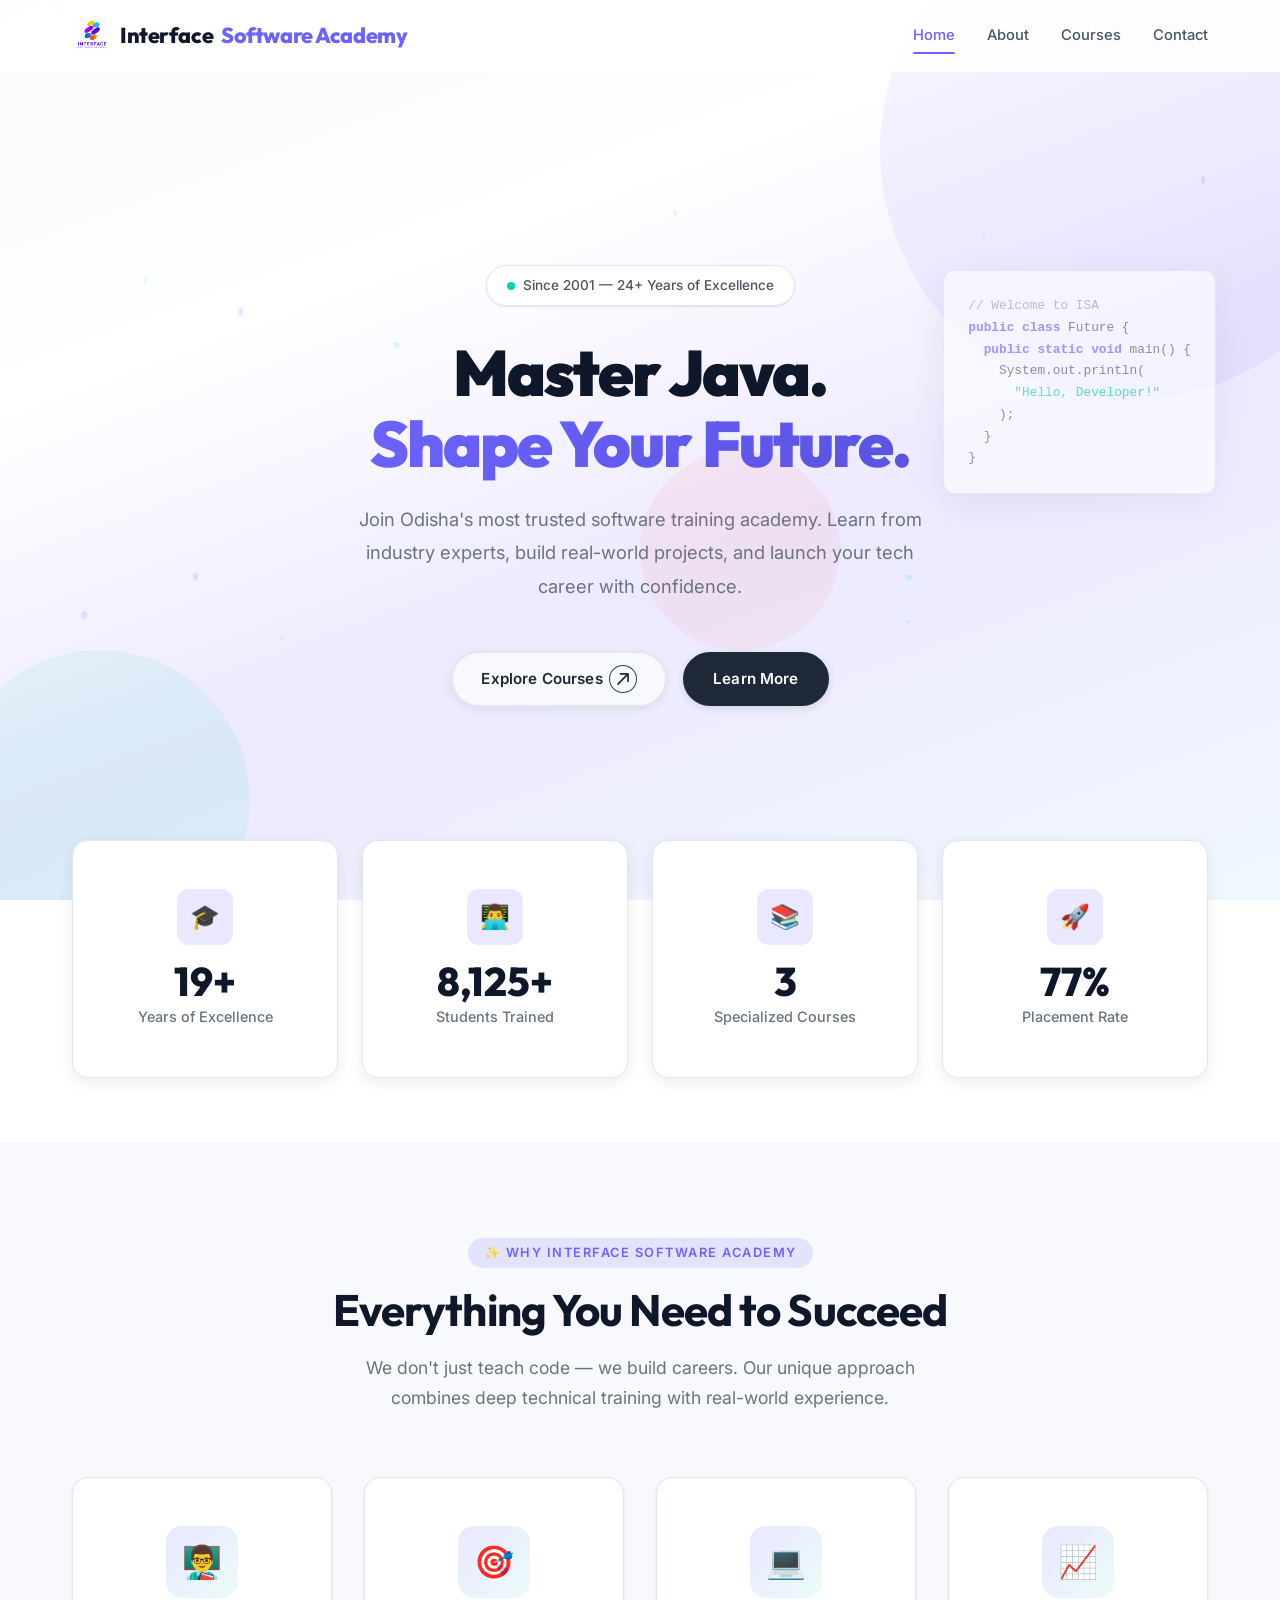
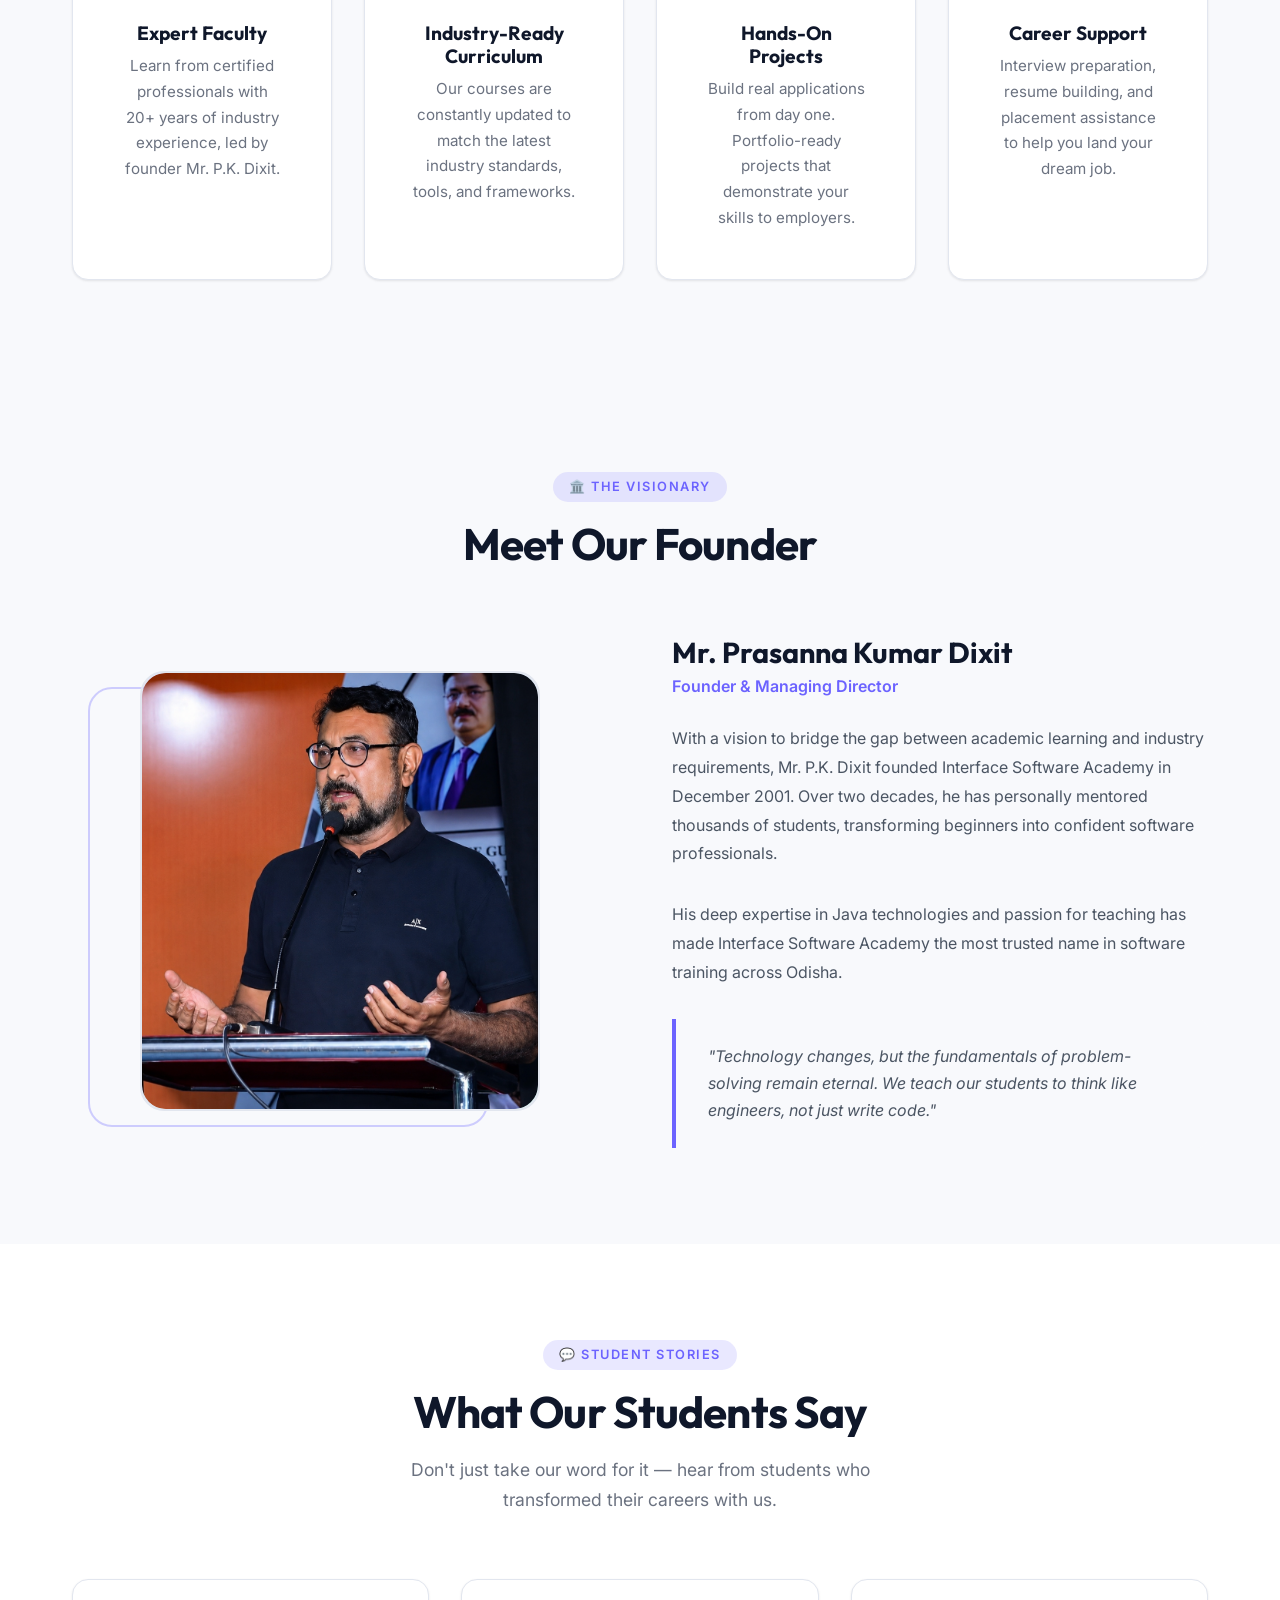
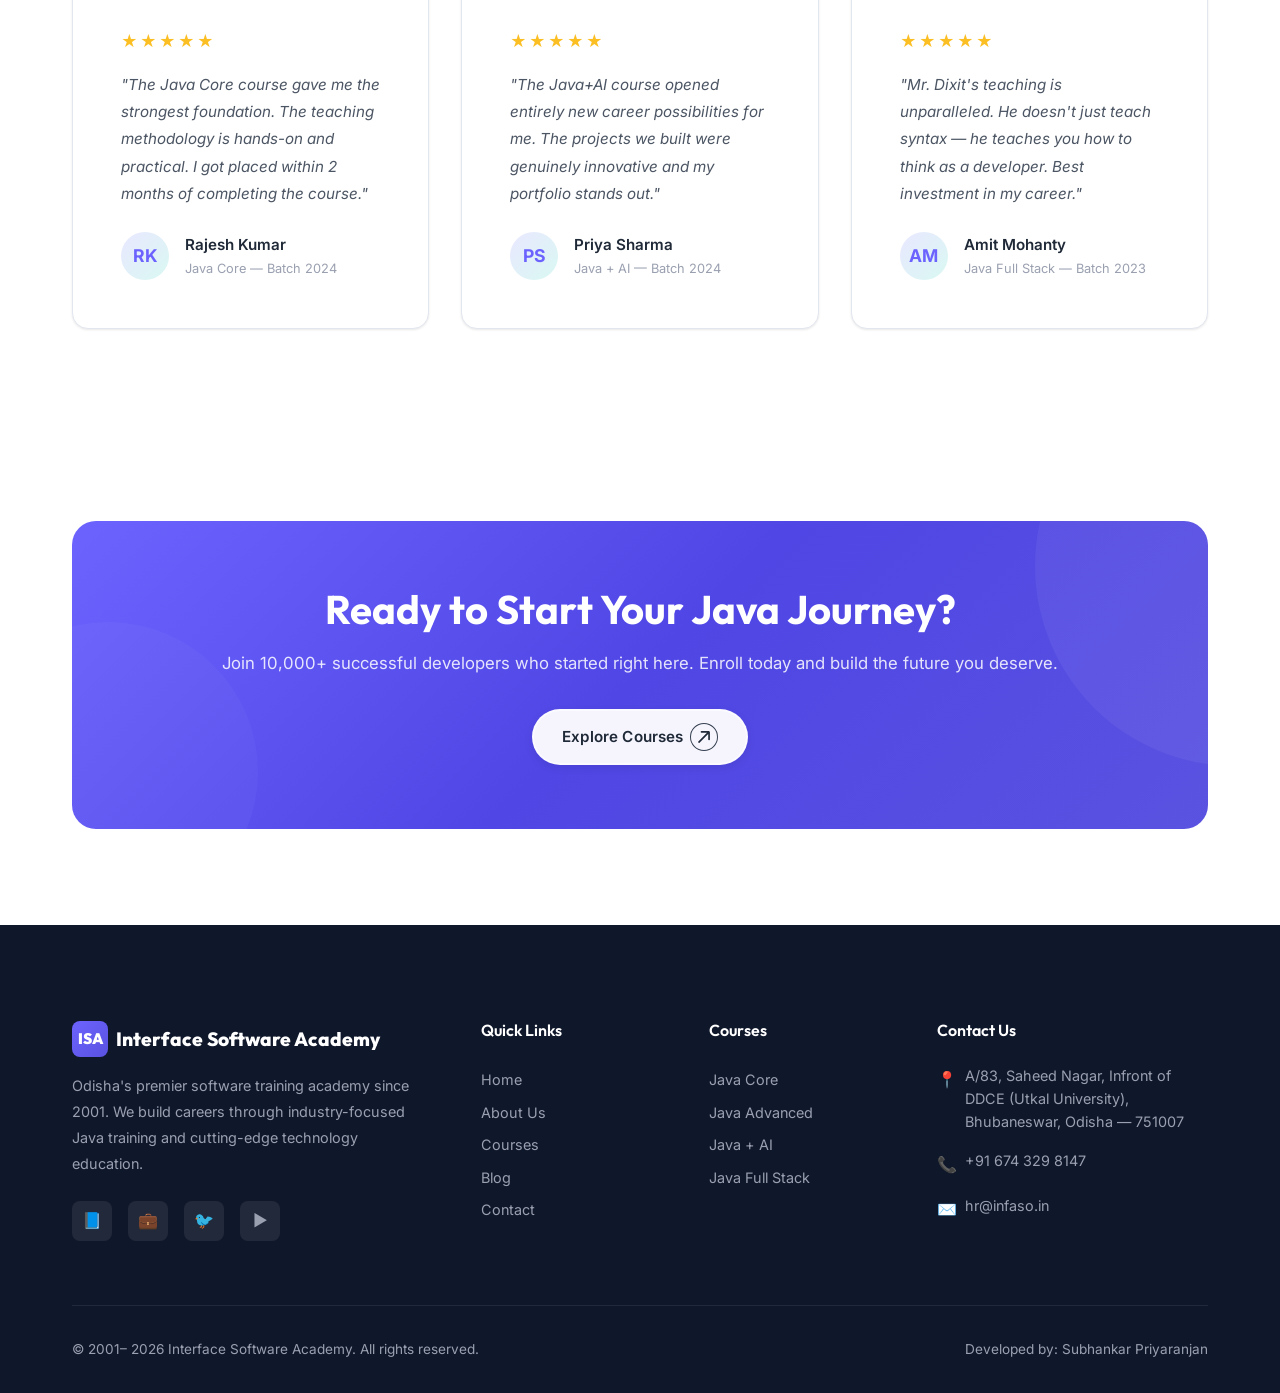
<file: index.html>
<!DOCTYPE html>
<html lang="en">

<head>
  <meta charset="UTF-8">
  <meta name="viewport" content="width=device-width, initial-scale=1.0">
  <title>Interface Software Academy — Master Java. Shape Your Future.</title>
  <meta name="description"
    content="Interface Software Academy, founded by Mr. P.K. Dixit in 2001, is Odisha's premier Java training institute offering Core Java, Advanced Java, Java+AI, and Full Stack Java courses.">
  <link rel="stylesheet" href="css/style.css">
  <link rel="icon" type="image/png" href="Asset/interface_logo.png">
</head>

<body>

  <!-- ===== NAVIGATION ===== -->
  <nav class="navbar" id="navbar">
    <div class="navbar__inner">
      <a href="index.html" class="navbar__logo">
        <img src="Asset/interface_logo.png" alt="Interface Software Academy Logo" class="navbar__logo-icon">
        Interface<span>Software Academy</span>
      </a>

      <div class="navbar__links" id="navLinks">
        <a href="index.html" class="navbar__link active">Home</a>
        <a href="about.html" class="navbar__link">About</a>
        <a href="courses.html" class="navbar__link">Courses</a>
        <a href="#contact" class="navbar__link">Contact</a>

        <!-- Mobile-only actions -->

      </div>

      <!-- <div class="navbar__actions">
        <a href="#" class="btn btn--primary btn--small">Enroll Now </a>
      </div> -->

      <button class="navbar__hamburger" id="hamburger" aria-label="Toggle menu">
        <span></span>
        <span></span>
        <span></span>
      </button>
    </div>
  </nav>
  <div class="nav-overlay" id="navOverlay"></div>


  <!-- ===== HERO SECTION ===== -->
  <section class="hero" id="home">
    <div class="hero__bg-shapes">
      <div class="shape shape--1"></div>
      <div class="shape shape--2"></div>
      <div class="shape shape--3"></div>
      <div class="hero__particles"></div>
    </div>

    <!-- Floating Code Snippet -->
    <div class="hero__floating-code">
      <span class="code-comment">// Welcome to ISA</span><br>
      <span class="code-keyword">public class</span> Future {<br>
      &nbsp;&nbsp;<span class="code-keyword">public static void</span> main() {<br>
      &nbsp;&nbsp;&nbsp;&nbsp;System.out.println(<br>
      &nbsp;&nbsp;&nbsp;&nbsp;&nbsp;&nbsp;<span class="code-string">"Hello, Developer!"</span><br>
      &nbsp;&nbsp;&nbsp;&nbsp;);<br>
      &nbsp;&nbsp;}<br>
      }
    </div>

    <div class="hero__content">
      <div class="hero__badge">
        <span class="hero__badge-dot"></span>
        Since 2001 — 24+ Years of Excellence
      </div>
      <h1 class="hero__title">
        Master Java.<br>
        <span class="hero__title-highlight">Shape Your Future.</span>
      </h1>
      <p class="hero__subtitle">
        Join Odisha's most trusted software training academy. Learn from industry experts, build real-world projects,
        and launch your tech career with confidence.
      </p>
      <div class="hero__cta">
        <a href="courses.html" class="btn btn--primary btn--large">
          Explore Courses
          <span class="btn__arrow">
            <svg viewBox="0 0 16 19" xmlns="http://www.w3.org/2000/svg">
              <path
                d="M7 18C7 18.5523 7.44772 19 8 19C8.55228 19 9 18.5523 9 18H7ZM8.70711 0.292893C8.31658 -0.0976311 7.68342 -0.0976311 7.29289 0.292893L0.928932 6.65685C0.538408 7.04738 0.538408 7.68054 0.928932 8.07107C1.31946 8.46159 1.95262 8.46159 2.34315 8.07107L8 2.41421L13.6569 8.07107C14.0474 8.46159 14.6805 8.46159 15.0711 8.07107C15.4616 7.68054 15.4616 7.04738 15.0711 6.65685L8.70711 0.292893ZM9 18L9 1H7L7 18H9Z">
              </path>
            </svg>
          </span>
        </a>
        <a href="about.html" class="btn btn--secondary btn--large">Learn More</a>
      </div>
    </div>
  </section>


  <!-- ===== STATS SECTION ===== -->
  <section class="stats">
    <div class="container">
      <div class="stats__grid">
        <div class="stat-card reveal reveal-delay-1">
          <div class="stat-card__icon">🎓</div>
          <div class="stat-card__number" data-count="24" data-suffix="+">0</div>
          <div class="stat-card__label">Years of Excellence</div>
        </div>
        <div class="stat-card reveal reveal-delay-2">
          <div class="stat-card__icon">👨‍💻</div>
          <div class="stat-card__number" data-count="10000" data-suffix="+">0</div>
          <div class="stat-card__label">Students Trained</div>
        </div>
        <div class="stat-card reveal reveal-delay-3">
          <div class="stat-card__icon">📚</div>
          <div class="stat-card__number" data-count="4" data-suffix="">0</div>
          <div class="stat-card__label">Specialized Courses</div>
        </div>
        <div class="stat-card reveal reveal-delay-4">
          <div class="stat-card__icon">🚀</div>
          <div class="stat-card__number" data-count="95" data-suffix="%">0</div>
          <div class="stat-card__label">Placement Rate</div>
        </div>
      </div>
    </div>
  </section>


  <!-- ===== WHY CHOOSE US ===== -->
  <section class="section section--gray" id="features">
    <div class="container">
      <div class="section-header reveal">
        <div class="section-badge">✨ Why Interface Software Academy</div>
        <h2 class="section-title">Everything You Need to Succeed</h2>
        <p class="section-subtitle">We don't just teach code — we build careers. Our unique approach combines deep
          technical training with real-world experience.</p>
      </div>

      <div class="features__grid">
        <div class="card feature-card reveal reveal-delay-1">
          <div class="feature-card__icon">👨‍🏫</div>
          <h3 class="feature-card__title">Expert Faculty</h3>
          <p class="feature-card__desc">Learn from certified professionals with 20+ years of industry experience, led by
            founder Mr. P.K. Dixit.</p>
        </div>
        <div class="card feature-card reveal reveal-delay-2">
          <div class="feature-card__icon">🎯</div>
          <h3 class="feature-card__title">Industry-Ready Curriculum</h3>
          <p class="feature-card__desc">Our courses are constantly updated to match the latest industry standards,
            tools, and frameworks.</p>
        </div>
        <div class="card feature-card reveal reveal-delay-3">
          <div class="feature-card__icon">💻</div>
          <h3 class="feature-card__title">Hands-On Projects</h3>
          <p class="feature-card__desc">Build real applications from day one. Portfolio-ready projects that demonstrate
            your skills to employers.</p>
        </div>
        <div class="card feature-card reveal reveal-delay-4">
          <div class="feature-card__icon">📈</div>
          <h3 class="feature-card__title">Career Support</h3>
          <p class="feature-card__desc">Interview preparation, resume building, and placement assistance to help you
            land your dream job.</p>
        </div>
      </div>
    </div>
  </section>




  <!-- ===== FOUNDER SPOTLIGHT ===== -->
  <section class="section section--gray" id="founder">
    <div class="container">
      <div class="section-header reveal">
        <div class="section-badge">🏛️ The Visionary</div>
        <h2 class="section-title">Meet Our Founder</h2>
      </div>

      <div class="founder">
        <div class="founder__image-wrap reveal reveal--left">
          <div class="founder__image">
            <img src="Asset/founder_image.png" alt="Mr. Prasanna Kumar Dixit - Founder" class="founder__img">
          </div>
          <div class="founder__image-frame"></div>
        </div>

        <div class="reveal reveal--right">
          <h3 class="founder__name">Mr. Prasanna Kumar Dixit</h3>
          <p class="founder__role">Founder & Managing Director</p>
          <p class="founder__bio">
            With a vision to bridge the gap between academic learning and industry requirements, Mr. P.K. Dixit founded
            Interface Software Academy in December 2001. Over two decades, he has personally mentored thousands of
            students, transforming beginners into confident software professionals.
          </p>
          <p class="founder__bio">
            His deep expertise in Java technologies and passion for teaching has made Interface Software Academy the
            most trusted name in software training across Odisha.
          </p>
          <blockquote class="founder__quote">
            "Technology changes, but the fundamentals of problem-solving remain eternal. We teach our students to think
            like engineers, not just write code."
          </blockquote>
        </div>
      </div>
    </div>
  </section>


  <!-- ===== TESTIMONIALS ===== -->
  <section class="section" id="testimonials">
    <div class="container">
      <div class="section-header reveal">
        <div class="section-badge">💬 Student Stories</div>
        <h2 class="section-title">What Our Students Say</h2>
        <p class="section-subtitle">Don't just take our word for it — hear from students who transformed their careers
          with us.</p>
      </div>

      <div class="testimonials__grid">
        <div class="card testimonial-card reveal reveal-delay-1">
          <div class="testimonial-card__stars">★★★★★</div>
          <p class="testimonial-card__text">"The Java Core course gave me the strongest foundation. The teaching
            methodology is hands-on and practical. I got placed within 2 months of completing the course."</p>
          <div class="testimonial-card__author">
            <div class="testimonial-card__avatar">RK</div>
            <div>
              <div class="testimonial-card__name">Rajesh Kumar</div>
              <div class="testimonial-card__course">Java Core — Batch 2024</div>
            </div>
          </div>
        </div>

        <div class="card testimonial-card reveal reveal-delay-2">
          <div class="testimonial-card__stars">★★★★★</div>
          <p class="testimonial-card__text">"The Java+AI course opened entirely new career possibilities for me. The
            projects we built were genuinely innovative and my portfolio stands out."</p>
          <div class="testimonial-card__author">
            <div class="testimonial-card__avatar">PS</div>
            <div>
              <div class="testimonial-card__name">Priya Sharma</div>
              <div class="testimonial-card__course">Java + AI — Batch 2024</div>
            </div>
          </div>
        </div>

        <div class="card testimonial-card reveal reveal-delay-3">
          <div class="testimonial-card__stars">★★★★★</div>
          <p class="testimonial-card__text">"Mr. Dixit's teaching is unparalleled. He doesn't just teach syntax — he
            teaches you how to think as a developer. Best investment in my career."</p>
          <div class="testimonial-card__author">
            <div class="testimonial-card__avatar">AM</div>
            <div>
              <div class="testimonial-card__name">Amit Mohanty</div>
              <div class="testimonial-card__course">Java Full Stack — Batch 2023</div>
            </div>
          </div>
        </div>
      </div>
    </div>
  </section>


  <!-- ===== CTA BANNER ===== -->
  <section class="section">
    <div class="container">
      <div class="cta-banner reveal reveal--scale">
        <h2 class="cta-banner__title">Ready to Start Your Java Journey?</h2>
        <p class="cta-banner__subtitle">Join 10,000+ successful developers who started right here. Enroll today and
          build the future you deserve.</p>
        <a href="courses.html" class="btn btn--white btn--large">
          Explore Courses
          <span class="btn__arrow">
            <svg viewBox="0 0 16 19" xmlns="http://www.w3.org/2000/svg">
              <path
                d="M7 18C7 18.5523 7.44772 19 8 19C8.55228 19 9 18.5523 9 18H7ZM8.70711 0.292893C8.31658 -0.0976311 7.68342 -0.0976311 7.29289 0.292893L0.928932 6.65685C0.538408 7.04738 0.538408 7.68054 0.928932 8.07107C1.31946 8.46159 1.95262 8.46159 2.34315 8.07107L8 2.41421L13.6569 8.07107C14.0474 8.46159 14.6805 8.46159 15.0711 8.07107C15.4616 7.68054 15.4616 7.04738 15.0711 6.65685L8.70711 0.292893ZM9 18L9 1H7L7 18H9Z">
              </path>
            </svg>
          </span>
        </a>
      </div>
    </div>
  </section>


  <!-- ===== FOOTER ===== -->
  <footer class="footer" id="contact">
    <div class="container">
      <div class="footer__grid">
        <div>
          <div class="footer__logo">
            <div class="footer__logo-icon">ISA</div>
            Interface Software Academy
          </div>
          <p class="footer__brand-desc">
            Odisha's premier software training academy since 2001. We build careers through industry-focused Java
            training and cutting-edge technology education.
          </p>
          <div class="footer__social">
            <a href="https://www.facebook.com/InterfaceSoftware/" target="_blank" class="footer__social-link"
              aria-label="Facebook">📘</a>
            <a href="#" class="footer__social-link" aria-label="LinkedIn">💼</a>
            <a href="#" class="footer__social-link" aria-label="Twitter">🐦</a>
            <a href="#" class="footer__social-link" aria-label="YouTube">▶️</a>
          </div>
        </div>

        <div>
          <h4 class="footer__heading">Quick Links</h4>
          <a href="index.html" class="footer__link">Home</a>
          <a href="about.html" class="footer__link">About Us</a>
          <a href="courses.html" class="footer__link">Courses</a>
          <a href="#" class="footer__link">Blog</a>
          <a href="#contact" class="footer__link">Contact</a>
        </div>

        <div>
          <h4 class="footer__heading">Courses</h4>
          <a href="courses.html" class="footer__link">Java Core</a>
          <a href="courses.html" class="footer__link">Java Advanced</a>
          <a href="courses.html" class="footer__link">Java + AI</a>
          <a href="courses.html" class="footer__link">Java Full Stack</a>
        </div>

        <div>
          <h4 class="footer__heading">Contact Us</h4>
          <div class="footer__contact-item">
            <span class="footer__contact-icon">📍</span>
            <span>A/83, Saheed Nagar, Infront of DDCE (Utkal University), Bhubaneswar, Odisha — 751007</span>
          </div>
          <div class="footer__contact-item">
            <span class="footer__contact-icon">📞</span>
            <span>+91 674 329 8147</span>
          </div>
          <div class="footer__contact-item">
            <span class="footer__contact-icon">✉️</span>
            <span>hr@infaso.in</span>
          </div>
        </div>
      </div>

      <div class="footer__bottom">
        <p>
          © 2001–
          <script>document.write(new Date().getFullYear())</script>
          Interface Software Academy. All rights reserved.
        </p>
        <p>Developed by: Subhankar Priyaranjan </p>
      </div>
    </div>
  </footer>

  <script src="js/main.js"></script>
</body>

</html>
</file>
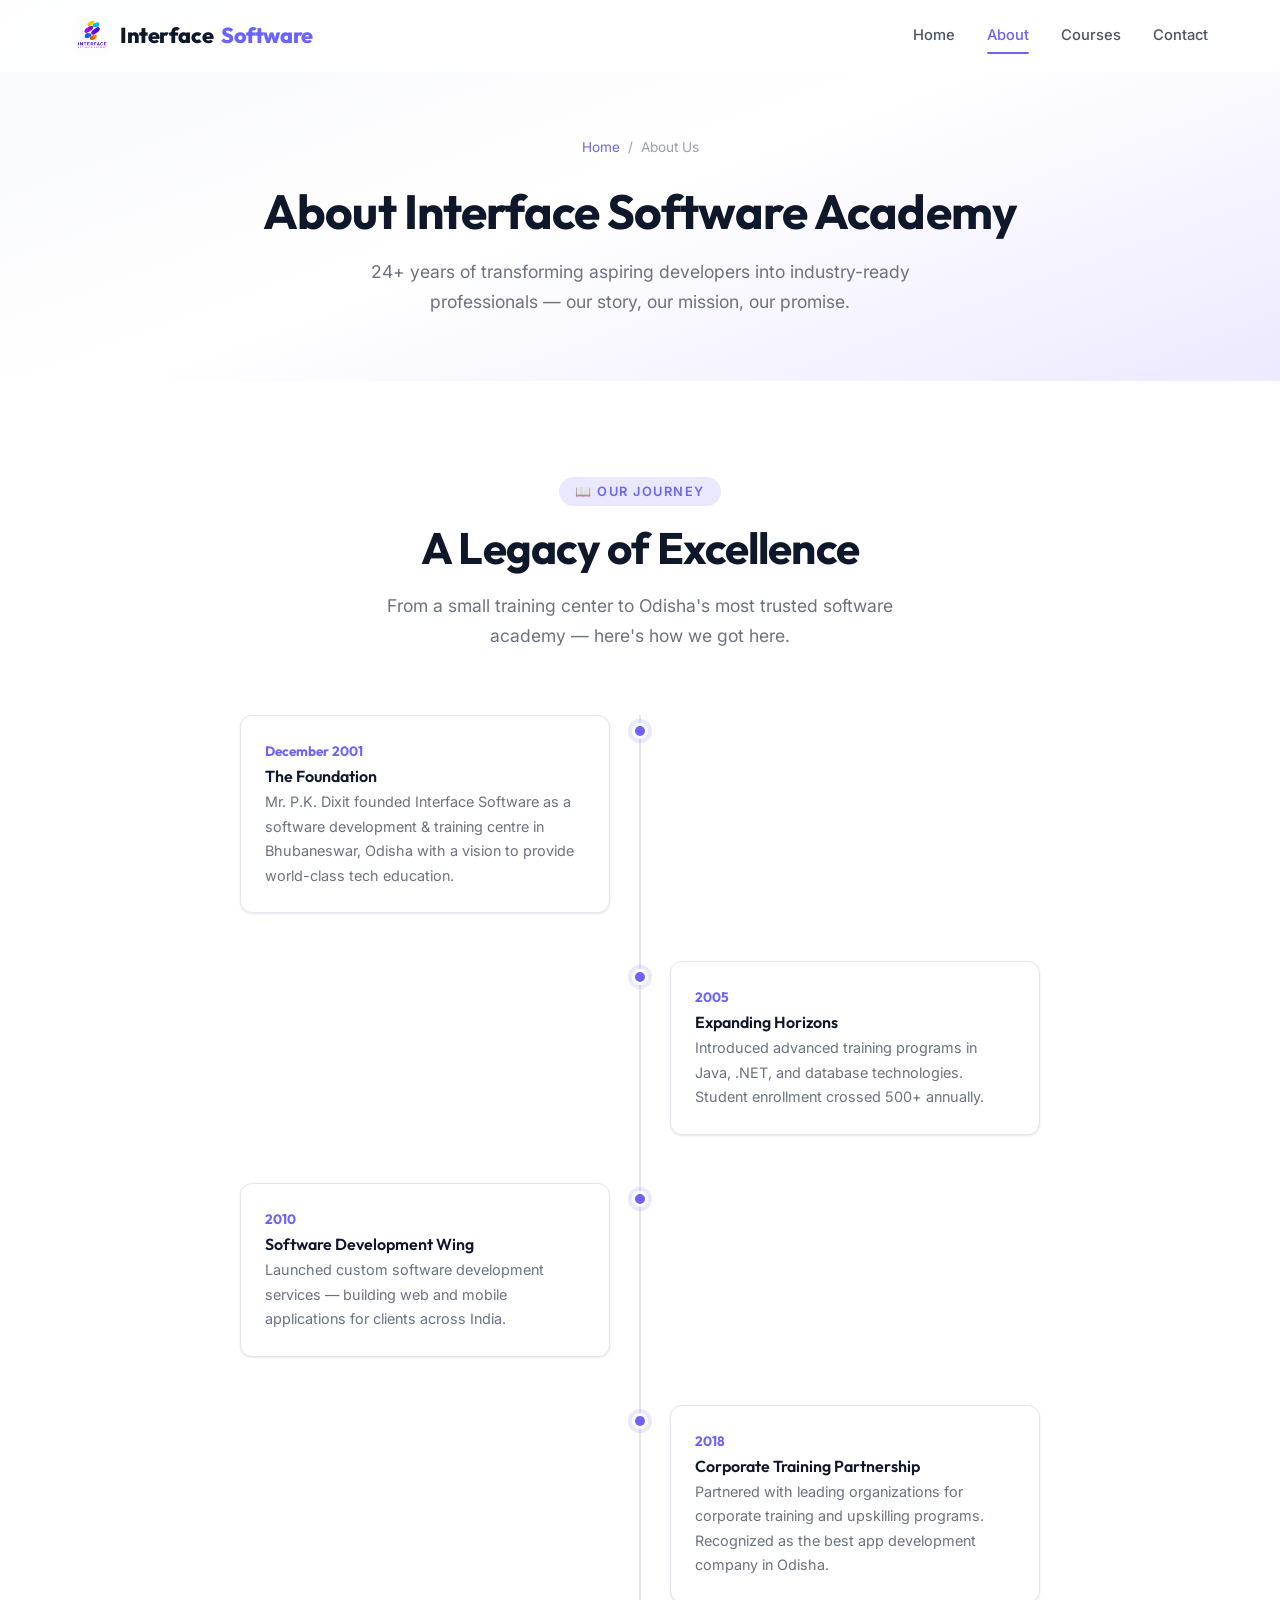
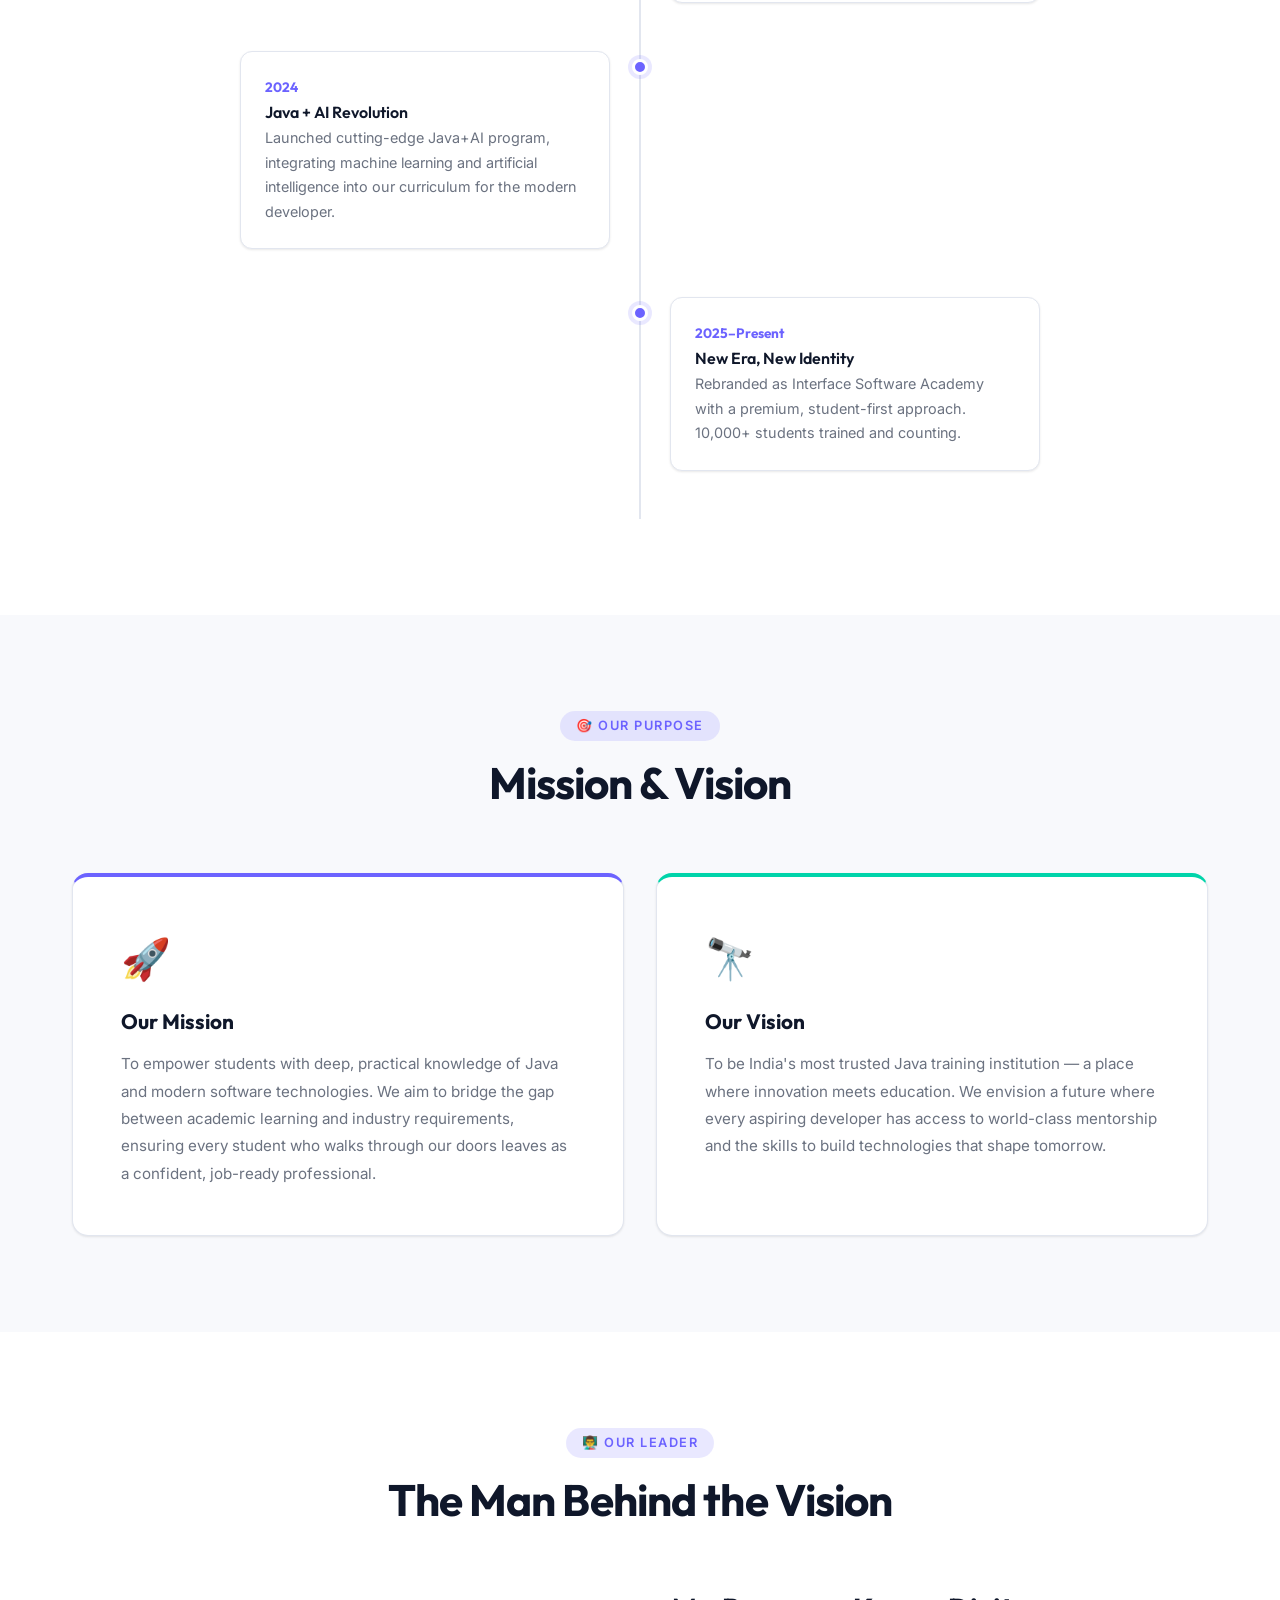
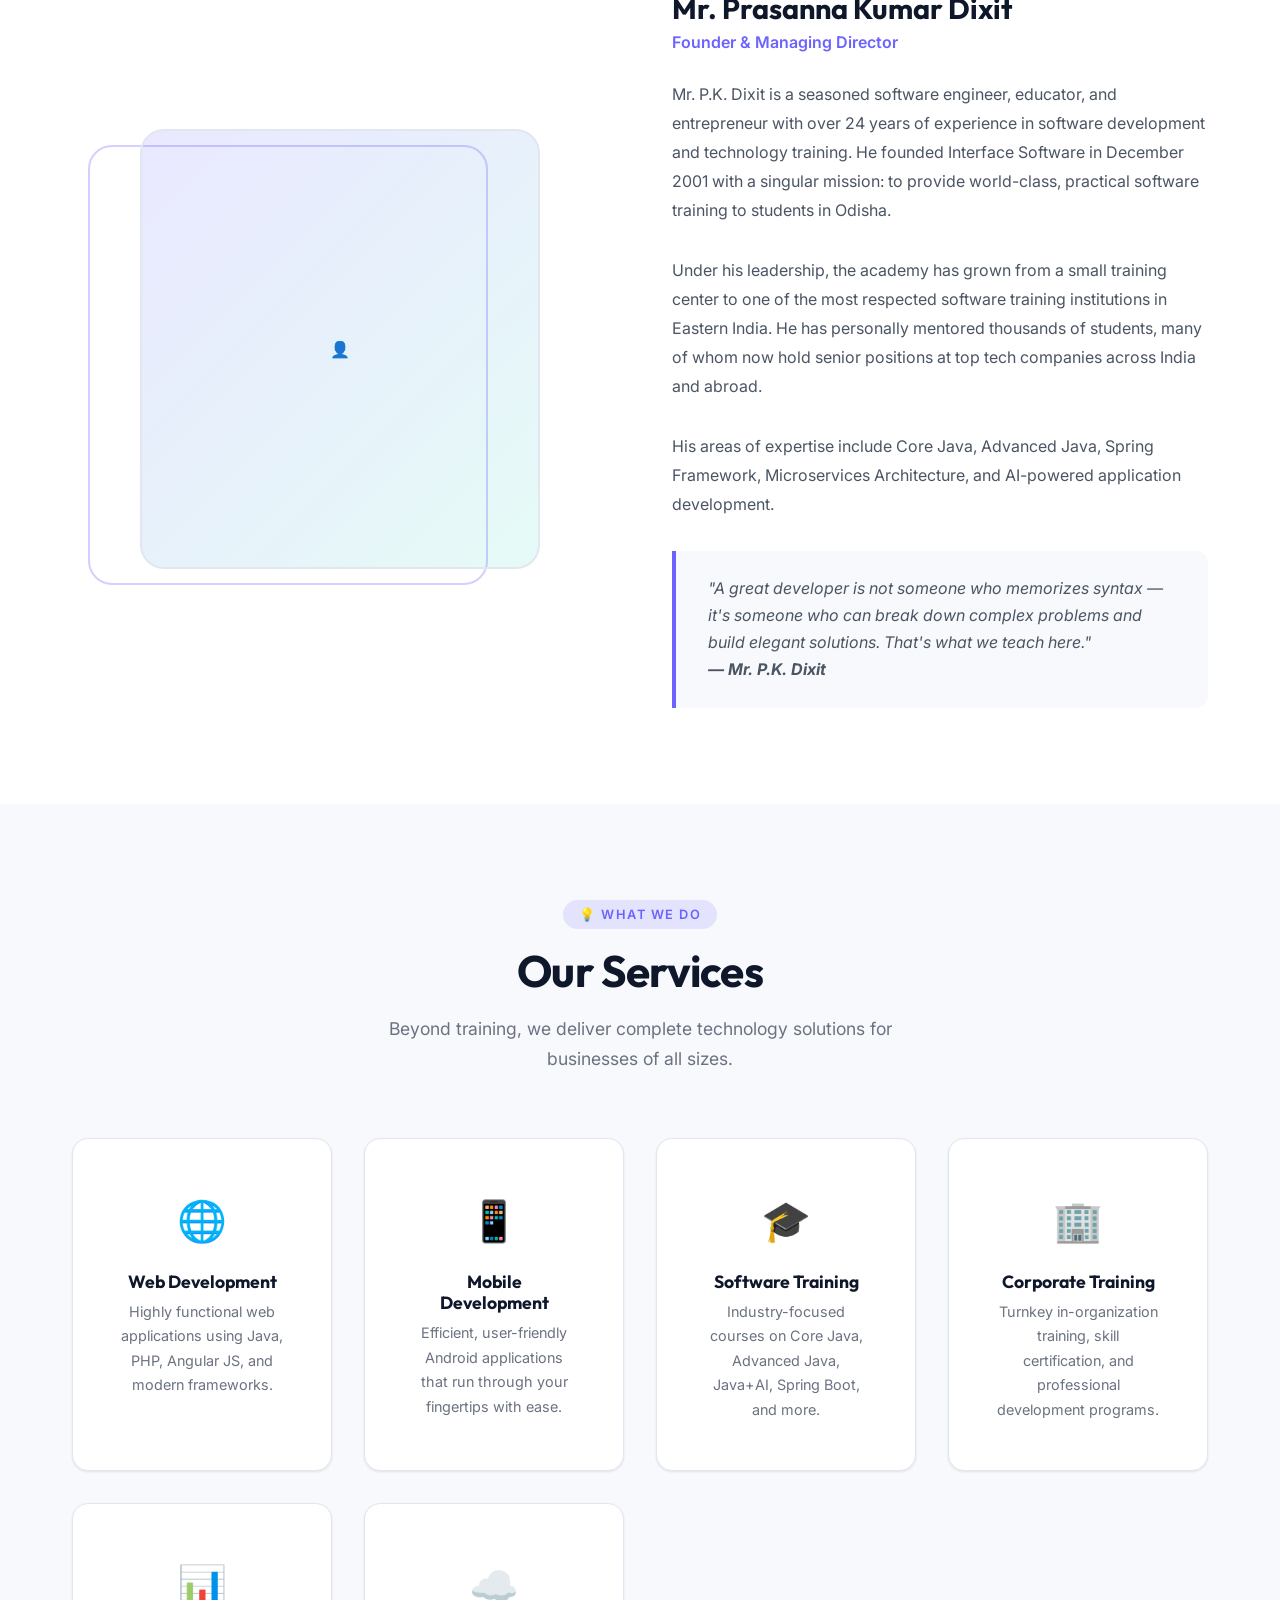
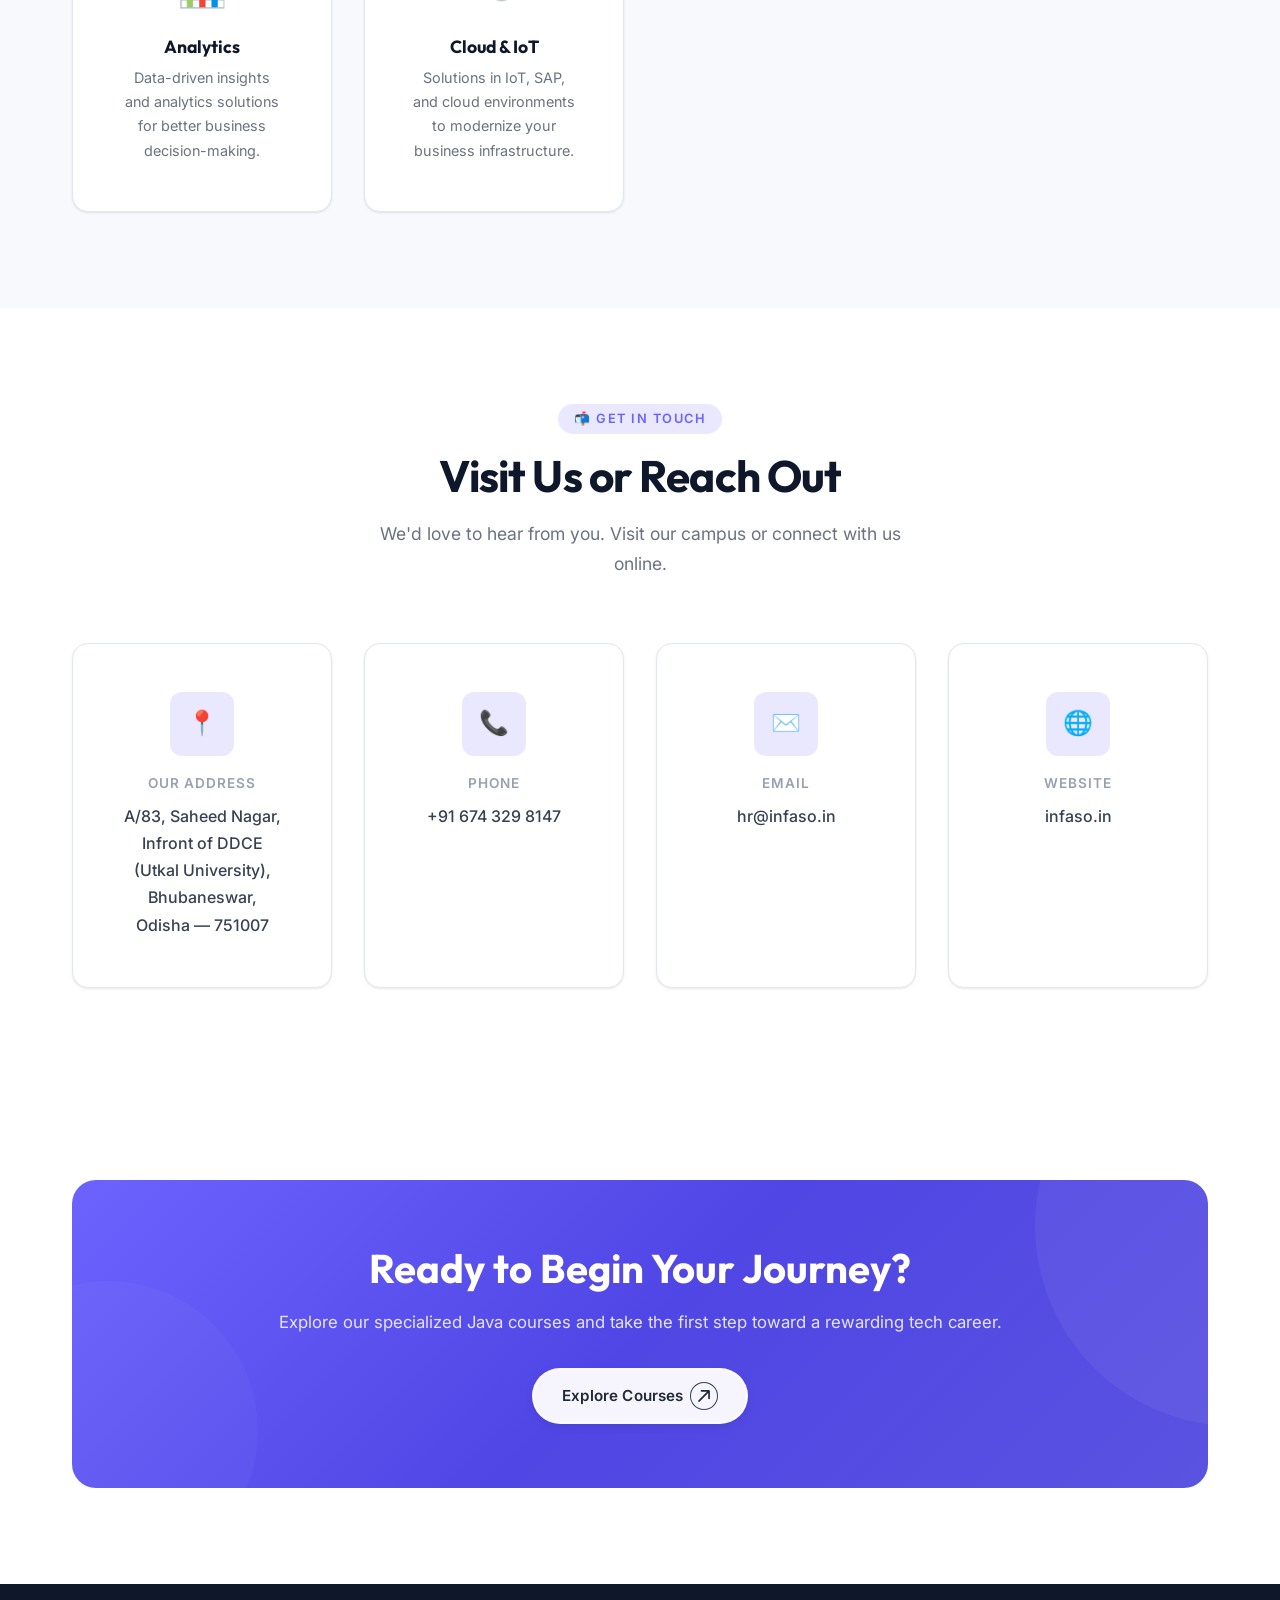
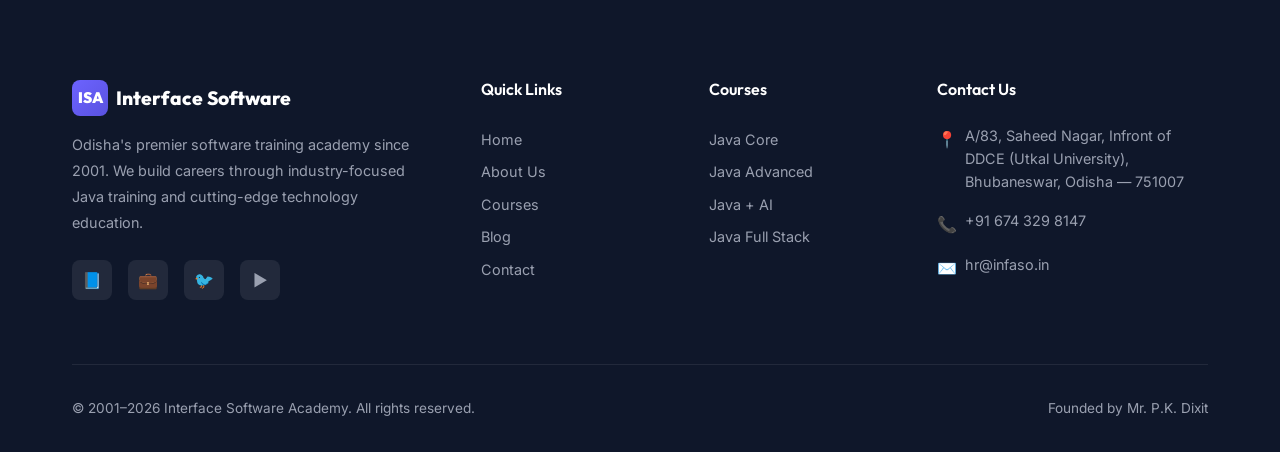
<file: about.html>
<!DOCTYPE html>
<html lang="en">

<head>
  <meta charset="UTF-8">
  <meta name="viewport" content="width=device-width, initial-scale=1.0">
  <title>About Us — Interface Software Academy</title>
  <meta name="description"
    content="Learn about Interface Software Academy's 24+ year journey, founded by Mr. P.K. Dixit in 2001. Discover our mission, vision, and what makes us Odisha's top software training institute.">
  <link rel="stylesheet" href="css/style.css">
  <link rel="icon" type="image/png" href="Asset/interface_logo.png">
</head>

<body>

  <!-- ===== NAVIGATION ===== -->
  <nav class="navbar" id="navbar">
    <div class="navbar__inner">
      <a href="index.html" class="navbar__logo">
        <img src="Asset/interface_logo.png" alt="Interface Software Academy Logo" class="navbar__logo-icon">
        Interface<span>Software</span>
      </a>

      <div class="navbar__links" id="navLinks">
        <a href="index.html" class="navbar__link">Home</a>
        <a href="about.html" class="navbar__link active">About</a>
        <a href="courses.html" class="navbar__link">Courses</a>
        <a href="index.html#contact" class="navbar__link">Contact</a>

        <!-- <div class="navbar__actions-mobile">
          <a href="#" class="btn btn--outline btn--small">Login</a>
          <a href="#" class="btn btn--primary btn--small">Register</a>
        </div> -->
      </div>

      <!-- <div class="navbar__actions">
        <a href="#" class="btn btn--primary btn--small">Enrol Now
          <span class="btn__arrow">
            <svg viewBox="0 0 16 19" xmlns="http://www.w3.org/2000/svg">
              <path d="M7 18C7 18.5523 7.44772 19 8 19C8.55228 19 9 18.5523 9 18H7ZM8.70711 0.292893C8.31658 -0.0976311 7.68342 -0.0976311 7.29289 0.292893L0.928932 6.65685C0.538408 7.04738 0.538408 7.68054 0.928932 8.07107C1.31946 8.46159 1.95262 8.46159 2.34315 8.07107L8 2.41421L13.6569 8.07107C14.0474 8.46159 14.6805 8.46159 15.0711 8.07107C15.4616 7.68054 15.4616 7.04738 15.0711 6.65685L8.70711 0.292893ZM9 18L9 1H7L7 18H9Z"></path>
            </svg>
          </span>
        </a>
      </div> -->

      <button class="navbar__hamburger" id="hamburger" aria-label="Toggle menu">
        <span></span>
        <span></span>
        <span></span>
      </button>
    </div>
  </nav>
  <div class="nav-overlay" id="navOverlay"></div>


  <!-- ===== PAGE HERO ===== -->
  <section class="page-hero">
    <div class="container">
      <div class="page-hero__breadcrumb">
        <a href="index.html">Home</a>
        <span>/</span>
        <span>About Us</span>
      </div>
      <h1 class="page-hero__title">About Interface Software Academy</h1>
      <p class="page-hero__subtitle">24+ years of transforming aspiring developers into industry-ready professionals —
        our story, our mission, our promise.</p>
    </div>
  </section>


  <!-- ===== OUR STORY — TIMELINE ===== -->
  <section class="section" id="story">
    <div class="container">
      <div class="section-header reveal">
        <div class="section-badge">📖 Our Journey</div>
        <h2 class="section-title">A Legacy of Excellence</h2>
        <p class="section-subtitle">From a small training center to Odisha's most trusted software academy — here's how
          we got here.</p>
      </div>

      <div class="timeline">
        <div class="timeline__item reveal">
          <div class="timeline__dot"></div>
          <div class="timeline__content">
            <div class="timeline__year">December 2001</div>
            <h3 class="timeline__title">The Foundation</h3>
            <p class="timeline__desc">Mr. P.K. Dixit founded Interface Software as a software development & training
              centre in Bhubaneswar, Odisha with a vision to provide world-class tech education.</p>
          </div>
        </div>

        <div class="timeline__item reveal">
          <div class="timeline__dot"></div>
          <div class="timeline__content">
            <div class="timeline__year">2005</div>
            <h3 class="timeline__title">Expanding Horizons</h3>
            <p class="timeline__desc">Introduced advanced training programs in Java, .NET, and database technologies.
              Student enrollment crossed 500+ annually.</p>
          </div>
        </div>

        <div class="timeline__item reveal">
          <div class="timeline__dot"></div>
          <div class="timeline__content">
            <div class="timeline__year">2010</div>
            <h3 class="timeline__title">Software Development Wing</h3>
            <p class="timeline__desc">Launched custom software development services — building web and mobile
              applications for clients across India.</p>
          </div>
        </div>

        <div class="timeline__item reveal">
          <div class="timeline__dot"></div>
          <div class="timeline__content">
            <div class="timeline__year">2018</div>
            <h3 class="timeline__title">Corporate Training Partnership</h3>
            <p class="timeline__desc">Partnered with leading organizations for corporate training and upskilling
              programs. Recognized as the best app development company in Odisha.</p>
          </div>
        </div>

        <div class="timeline__item reveal">
          <div class="timeline__dot"></div>
          <div class="timeline__content">
            <div class="timeline__year">2024</div>
            <h3 class="timeline__title">Java + AI Revolution</h3>
            <p class="timeline__desc">Launched cutting-edge Java+AI program, integrating machine learning and artificial
              intelligence into our curriculum for the modern developer.</p>
          </div>
        </div>

        <div class="timeline__item reveal">
          <div class="timeline__dot"></div>
          <div class="timeline__content">
            <div class="timeline__year">2025–Present</div>
            <h3 class="timeline__title">New Era, New Identity</h3>
            <p class="timeline__desc">Rebranded as Interface Software Academy with a premium, student-first approach.
              10,000+ students trained and counting.</p>
          </div>
        </div>
      </div>
    </div>
  </section>


  <!-- ===== MISSION & VISION ===== -->
  <section class="section section--gray" id="mission">
    <div class="container">
      <div class="section-header reveal">
        <div class="section-badge">🎯 Our Purpose</div>
        <h2 class="section-title">Mission & Vision</h2>
      </div>

      <div class="mv-grid">
        <div class="card mv-card mv-card--mission reveal reveal--left">
          <div class="mv-card__icon">🚀</div>
          <h3 class="mv-card__title">Our Mission</h3>
          <p class="mv-card__text">
            To empower students with deep, practical knowledge of Java and modern software technologies. We aim to
            bridge the gap between academic learning and industry requirements, ensuring every student who walks through
            our doors leaves as a confident, job-ready professional.
          </p>
        </div>

        <div class="card mv-card mv-card--vision reveal reveal--right">
          <div class="mv-card__icon">🔭</div>
          <h3 class="mv-card__title">Our Vision</h3>
          <p class="mv-card__text">
            To be India's most trusted Java training institution — a place where innovation meets education. We envision
            a future where every aspiring developer has access to world-class mentorship and the skills to build
            technologies that shape tomorrow.
          </p>
        </div>
      </div>
    </div>
  </section>


  <!-- ===== FOUNDER PROFILE ===== -->
  <section class="section" id="founder">
    <div class="container">
      <div class="section-header reveal">
        <div class="section-badge">👨‍🏫 Our Leader</div>
        <h2 class="section-title">The Man Behind the Vision</h2>
      </div>

      <div class="founder">
        <div class="founder__image-wrap reveal reveal--left">
          <div class="founder__image">
            <span class="founder__image-placeholder">👤</span>
          </div>
          <div class="founder__image-frame"></div>
        </div>

        <div class="reveal reveal--right">
          <h3 class="founder__name">Mr. Prasanna Kumar Dixit</h3>
          <p class="founder__role">Founder & Managing Director</p>
          <p class="founder__bio">
            Mr. P.K. Dixit is a seasoned software engineer, educator, and entrepreneur with over 24 years of experience
            in software development and technology training. He founded Interface Software in December 2001 with a
            singular mission: to provide world-class, practical software training to students in Odisha.
          </p>
          <p class="founder__bio">
            Under his leadership, the academy has grown from a small training center to one of the most respected
            software training institutions in Eastern India. He has personally mentored thousands of students, many of
            whom now hold senior positions at top tech companies across India and abroad.
          </p>
          <p class="founder__bio">
            His areas of expertise include Core Java, Advanced Java, Spring Framework, Microservices Architecture, and
            AI-powered application development.
          </p>
          <blockquote class="founder__quote">
            "A great developer is not someone who memorizes syntax — it's someone who can break down complex problems
            and build elegant solutions. That's what we teach here."
            <br><strong>— Mr. P.K. Dixit</strong>
          </blockquote>
        </div>
      </div>
    </div>
  </section>


  <!-- ===== WHAT WE OFFER ===== -->
  <section class="section section--gray" id="services">
    <div class="container">
      <div class="section-header reveal">
        <div class="section-badge">💡 What We Do</div>
        <h2 class="section-title">Our Services</h2>
        <p class="section-subtitle">Beyond training, we deliver complete technology solutions for businesses of all
          sizes.</p>
      </div>

      <div class="services__grid">
        <div class="card service-card reveal reveal-delay-1">
          <div class="service-card__icon">🌐</div>
          <h3 class="service-card__title">Web Development</h3>
          <p class="service-card__desc">Highly functional web applications using Java, PHP, Angular JS, and modern
            frameworks.</p>
        </div>
        <div class="card service-card reveal reveal-delay-2">
          <div class="service-card__icon">📱</div>
          <h3 class="service-card__title">Mobile Development</h3>
          <p class="service-card__desc">Efficient, user-friendly Android applications that run through your fingertips
            with ease.</p>
        </div>
        <div class="card service-card reveal reveal-delay-3">
          <div class="service-card__icon">🎓</div>
          <h3 class="service-card__title">Software Training</h3>
          <p class="service-card__desc">Industry-focused courses on Core Java, Advanced Java, Java+AI, Spring Boot, and
            more.</p>
        </div>
        <div class="card service-card reveal reveal-delay-4">
          <div class="service-card__icon">🏢</div>
          <h3 class="service-card__title">Corporate Training</h3>
          <p class="service-card__desc">Turnkey in-organization training, skill certification, and professional
            development programs.</p>
        </div>
        <div class="card service-card reveal reveal-delay-1">
          <div class="service-card__icon">📊</div>
          <h3 class="service-card__title">Analytics</h3>
          <p class="service-card__desc">Data-driven insights and analytics solutions for better business
            decision-making.</p>
        </div>
        <div class="card service-card reveal reveal-delay-2">
          <div class="service-card__icon">☁️</div>
          <h3 class="service-card__title">Cloud & IoT</h3>
          <p class="service-card__desc">Solutions in IoT, SAP, and cloud environments to modernize your business
            infrastructure.</p>
        </div>
      </div>
    </div>
  </section>


  <!-- ===== CONTACT INFORMATION ===== -->
  <section class="section" id="contact-info">
    <div class="container">
      <div class="section-header reveal">
        <div class="section-badge">📬 Get In Touch</div>
        <h2 class="section-title">Visit Us or Reach Out</h2>
        <p class="section-subtitle">We'd love to hear from you. Visit our campus or connect with us online.</p>
      </div>

      <div class="contact-info-grid">
        <div class="card contact-card reveal reveal-delay-1">
          <div class="contact-card__icon">📍</div>
          <div class="contact-card__label">Our Address</div>
          <div class="contact-card__value">A/83, Saheed Nagar,<br>Infront of DDCE (Utkal University),<br>Bhubaneswar,
            Odisha — 751007</div>
        </div>
        <div class="card contact-card reveal reveal-delay-2">
          <div class="contact-card__icon">📞</div>
          <div class="contact-card__label">Phone</div>
          <div class="contact-card__value">+91 674 329 8147</div>
        </div>
        <div class="card contact-card reveal reveal-delay-3">
          <div class="contact-card__icon">✉️</div>
          <div class="contact-card__label">Email</div>
          <div class="contact-card__value">hr@infaso.in</div>
        </div>
        <div class="card contact-card reveal reveal-delay-4">
          <div class="contact-card__icon">🌐</div>
          <div class="contact-card__label">Website</div>
          <div class="contact-card__value">infaso.in</div>
        </div>
      </div>
    </div>
  </section>


  <!-- ===== CTA BANNER ===== -->
  <section class="section">
    <div class="container">
      <div class="cta-banner reveal reveal--scale">
        <h2 class="cta-banner__title">Ready to Begin Your Journey?</h2>
        <p class="cta-banner__subtitle">Explore our specialized Java courses and take the first step toward a rewarding
          tech career.</p>
        <a href="courses.html" class="btn btn--white btn--large">
          Explore Courses
          <span class="btn__arrow">
            <svg viewBox="0 0 16 19" xmlns="http://www.w3.org/2000/svg">
              <path
                d="M7 18C7 18.5523 7.44772 19 8 19C8.55228 19 9 18.5523 9 18H7ZM8.70711 0.292893C8.31658 -0.0976311 7.68342 -0.0976311 7.29289 0.292893L0.928932 6.65685C0.538408 7.04738 0.538408 7.68054 0.928932 8.07107C1.31946 8.46159 1.95262 8.46159 2.34315 8.07107L8 2.41421L13.6569 8.07107C14.0474 8.46159 14.6805 8.46159 15.0711 8.07107C15.4616 7.68054 15.4616 7.04738 15.0711 6.65685L8.70711 0.292893ZM9 18L9 1H7L7 18H9Z">
              </path>
            </svg>
          </span>
        </a>
      </div>
    </div>
  </section>


  <!-- ===== FOOTER ===== -->
  <footer class="footer">
    <div class="container">
      <div class="footer__grid">
        <div>
          <div class="footer__logo">
            <div class="footer__logo-icon">ISA</div>
            Interface Software
          </div>
          <p class="footer__brand-desc">
            Odisha's premier software training academy since 2001. We build careers through industry-focused Java
            training and cutting-edge technology education.
          </p>
          <div class="footer__social">
            <a href="https://www.facebook.com/InterfaceSoftware/" target="_blank" class="footer__social-link"
              aria-label="Facebook">📘</a>
            <a href="#" class="footer__social-link" aria-label="LinkedIn">💼</a>
            <a href="#" class="footer__social-link" aria-label="Twitter">🐦</a>
            <a href="#" class="footer__social-link" aria-label="YouTube">▶️</a>
          </div>
        </div>

        <div>
          <h4 class="footer__heading">Quick Links</h4>
          <a href="index.html" class="footer__link">Home</a>
          <a href="about.html" class="footer__link">About Us</a>
          <a href="courses.html" class="footer__link">Courses</a>
          <a href="#" class="footer__link">Blog</a>
          <a href="index.html#contact" class="footer__link">Contact</a>
        </div>

        <div>
          <h4 class="footer__heading">Courses</h4>
          <a href="courses.html" class="footer__link">Java Core</a>
          <a href="courses.html" class="footer__link">Java Advanced</a>
          <a href="courses.html" class="footer__link">Java + AI</a>
          <a href="courses.html" class="footer__link">Java Full Stack</a>
        </div>

        <div>
          <h4 class="footer__heading">Contact Us</h4>
          <div class="footer__contact-item">
            <span class="footer__contact-icon">📍</span>
            <span>A/83, Saheed Nagar, Infront of DDCE (Utkal University), Bhubaneswar, Odisha — 751007</span>
          </div>
          <div class="footer__contact-item">
            <span class="footer__contact-icon">📞</span>
            <span>+91 674 329 8147</span>
          </div>
          <div class="footer__contact-item">
            <span class="footer__contact-icon">✉️</span>
            <span>hr@infaso.in</span>
          </div>
        </div>
      </div>

      <div class="footer__bottom">
        <p>© 2001–2026 Interface Software Academy. All rights reserved.</p>
        <p>Founded by Mr. P.K. Dixit</p>
      </div>
    </div>
  </footer>

  <script src="js/main.js"></script>
</body>

</html>
</file>
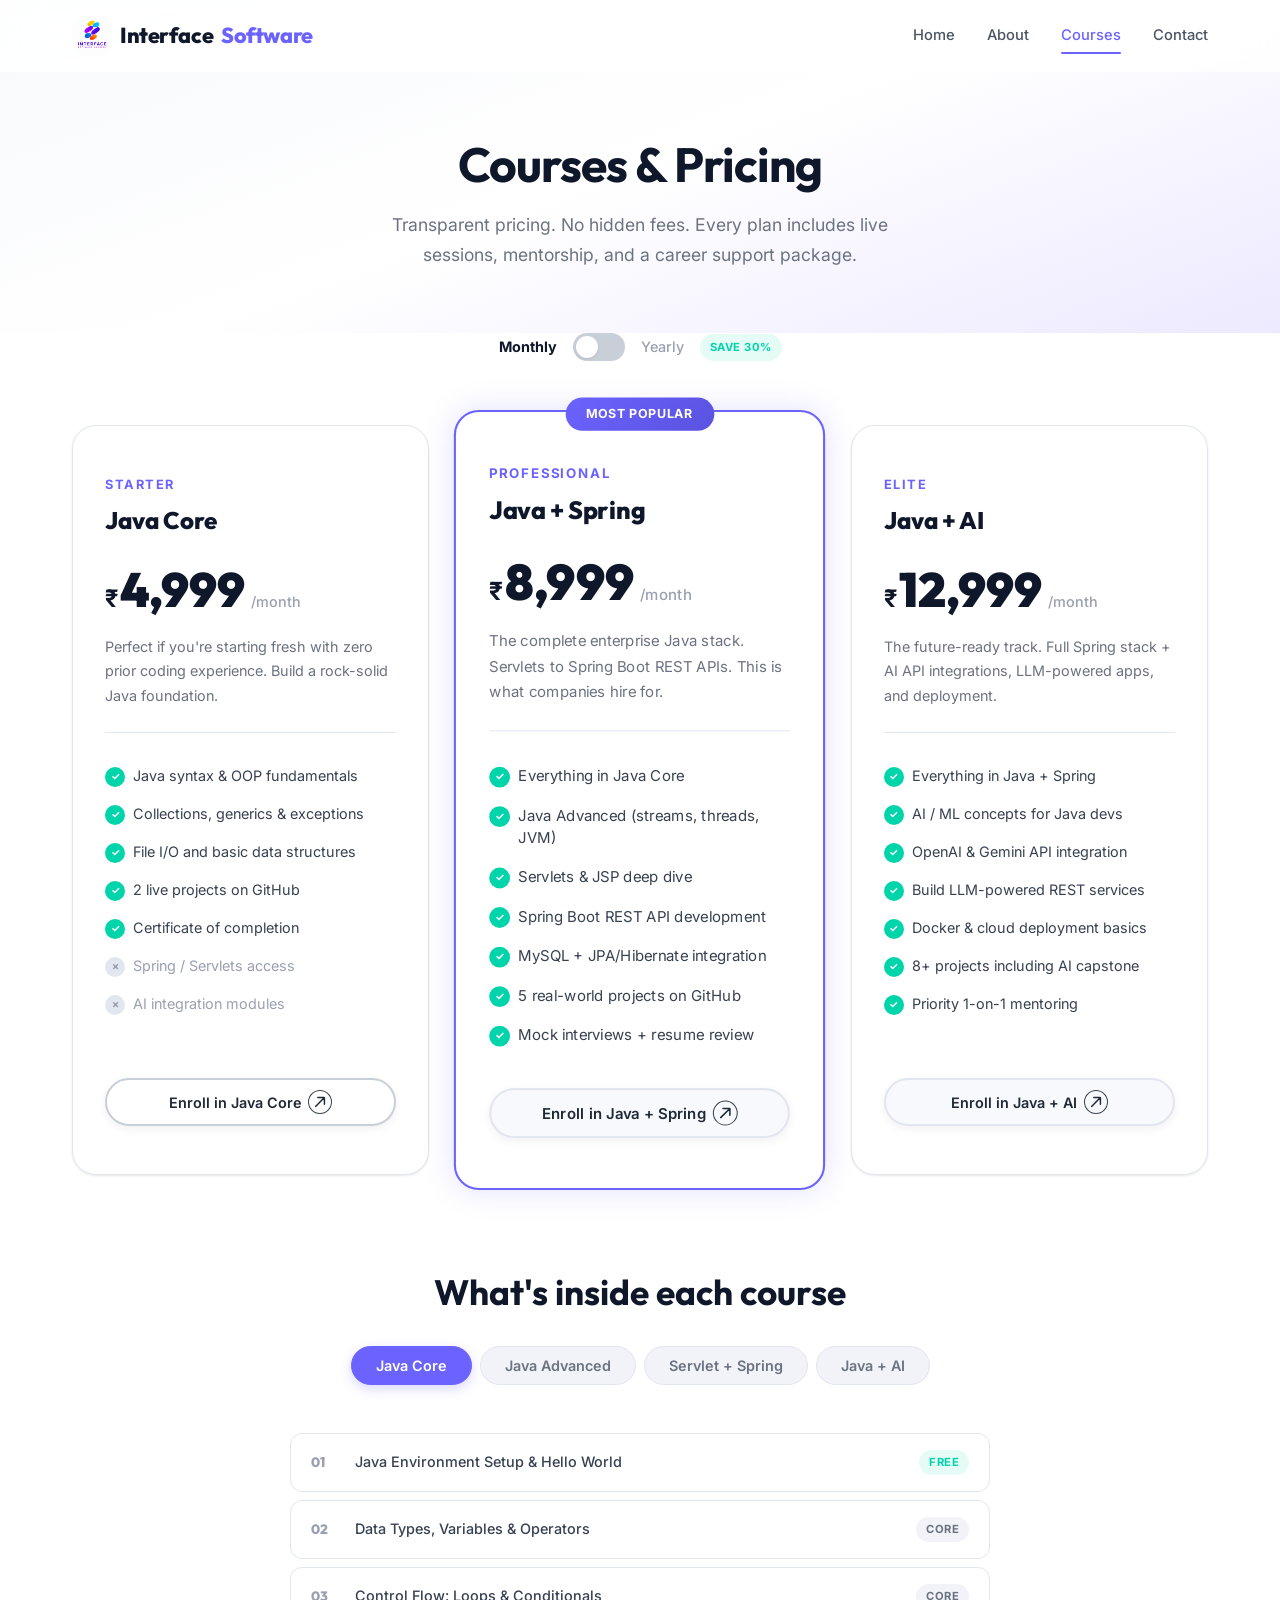
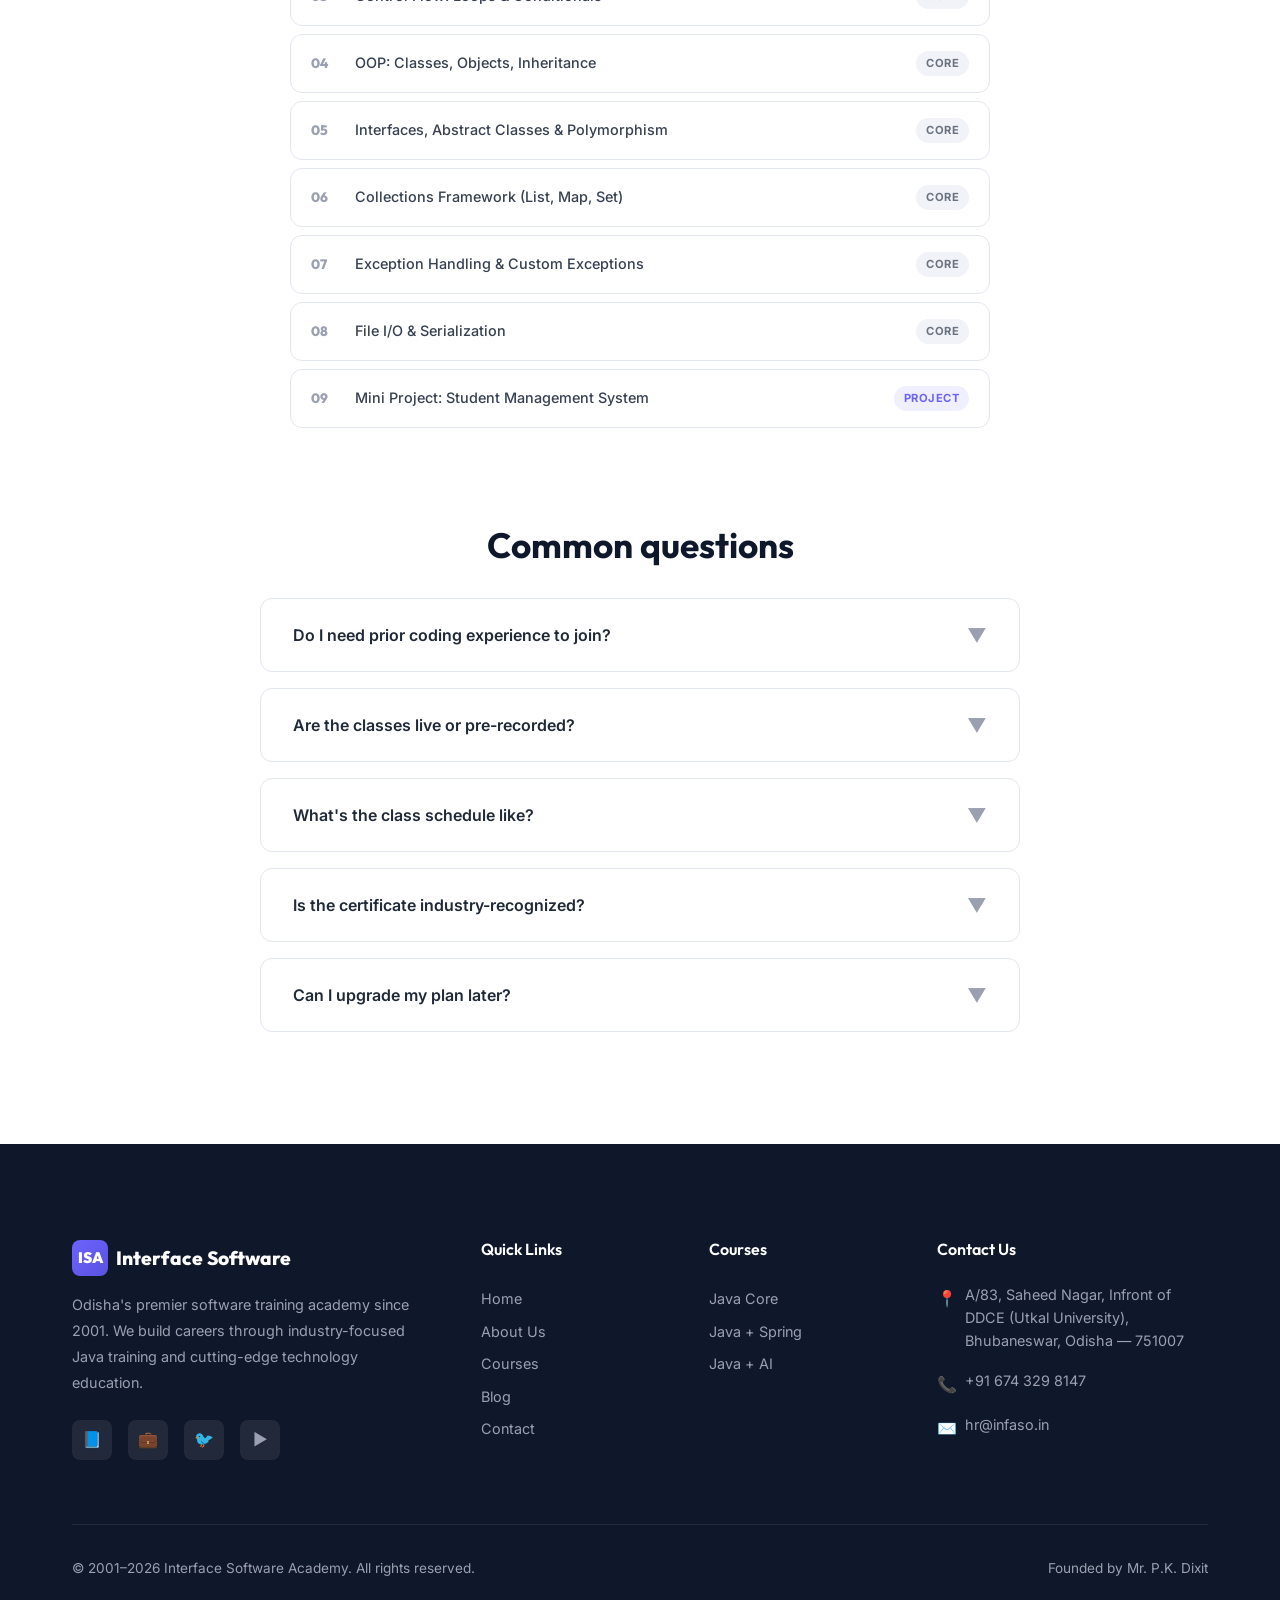
<file: courses.html>
<!DOCTYPE html>
<html lang="en">

<head>
  <meta charset="UTF-8">
  <meta name="viewport" content="width=device-width, initial-scale=1.0">
  <title>Courses & Pricing — Interface Software Academy</title>
  <meta name="description"
    content="Explore Interface Software Academy's specialized Java courses: Java Core, Java + Spring, and Java + AI. Transparent pricing with live sessions, mentorship, and career support.">
  <link rel="stylesheet" href="css/style.css">
  <link rel="icon" type="image/png" href="Asset/interface_logo.png">
</head>

<body>

  <!-- ===== NAVIGATION ===== -->
  <nav class="navbar" id="navbar">
    <div class="navbar__inner">
      <a href="index.html" class="navbar__logo">
        <img src="Asset/interface_logo.png" alt="Interface Software Academy Logo" class="navbar__logo-icon">
        Interface<span>Software</span>
      </a>

      <div class="navbar__links" id="navLinks">
        <a href="index.html" class="navbar__link">Home</a>
        <a href="about.html" class="navbar__link">About</a>
        <a href="courses.html" class="navbar__link active">Courses</a>
        <a href="index.html#contact" class="navbar__link">Contact</a>

        <!-- <div class="navbar__actions-mobile">
          <a href="#" class="btn btn--outline btn--small">Login</a>
          <a href="#" class="btn btn--primary btn--small">Register</a>
        </div> -->
      </div>

      <!-- <div class="navbar__actions">
        <a href="#" class="btn btn--primary btn--small">Enrol Now
          <span class="btn__arrow">
            <svg viewBox="0 0 16 19" xmlns="http://www.w3.org/2000/svg">
              <path d="M7 18C7 18.5523 7.44772 19 8 19C8.55228 19 9 18.5523 9 18H7ZM8.70711 0.292893C8.31658 -0.0976311 7.68342 -0.0976311 7.29289 0.292893L0.928932 6.65685C0.538408 7.04738 0.538408 7.68054 0.928932 8.07107C1.31946 8.46159 1.95262 8.46159 2.34315 8.07107L8 2.41421L13.6569 8.07107C14.0474 8.46159 14.6805 8.46159 15.0711 8.07107C15.4616 7.68054 15.4616 7.04738 15.0711 6.65685L8.70711 0.292893ZM9 18L9 1H7L7 18H9Z"></path>
            </svg>
          </span>
        </a>
      </div> -->

      <button class="navbar__hamburger" id="hamburger" aria-label="Toggle menu">
        <span></span>
        <span></span>
        <span></span>
      </button>
    </div>
  </nav>
  <div class="nav-overlay" id="navOverlay"></div>


  <!-- ═══════════════ COURSES PAGE ═══════════════ -->
  <div id="courses" class="page">

    <!-- Page Hero -->
    <div class="page-hero">
      <div class="container">
        <!-- <span class="section-eyebrow">// Pick your path</span> -->
        <h1 class="page-hero__title">Courses & Pricing</h1>
        <p class="page-hero__subtitle">Transparent pricing. No hidden fees. Every plan includes live sessions,
          mentorship, and a career support package.</p>
      </div>
    </div>

    <div class="courses-content">

      <!-- Billing Toggle -->
      <div class="plan-toggle">
        <span class="toggle-label active" id="toggleMonthly">Monthly</span>
        <div class="toggle-wrap" id="billingToggle">
          <div class="toggle-knob"></div>
        </div>
        <span class="toggle-label" id="toggleYearly">Yearly</span>
        <span class="save-badge">Save 30%</span>
      </div>

      <!-- Plans Grid -->
      <div class="plans-grid">

        <!-- ===== Starter — Java Core ===== -->
        <div class="plan-card reveal reveal-delay-1">
          <div class="plan-name">Starter</div>
          <div class="plan-title">Java Core</div>
          <div class="plan-price">
            <span class="price-currency">₹</span>
            <span class="price-num" data-monthly="4,999" data-yearly="3,499">4,999</span>
            <span class="price-period">/month</span>
          </div>
          <p class="plan-desc">Perfect if you're starting fresh with zero prior coding experience. Build a rock-solid
            Java foundation.</p>
          <div class="plan-divider"></div>
          <ul class="plan-features">
            <li><span class="feat-icon">✓</span>Java syntax & OOP fundamentals</li>
            <li><span class="feat-icon">✓</span>Collections, generics & exceptions</li>
            <li><span class="feat-icon">✓</span>File I/O and basic data structures</li>
            <li><span class="feat-icon">✓</span>2 live projects on GitHub</li>
            <li><span class="feat-icon">✓</span>Certificate of completion</li>
            <li><span class="feat-icon feat-x">✗</span><span class="feat-disabled">Spring / Servlets access</span></li>
            <li><span class="feat-icon feat-x">✗</span><span class="feat-disabled">AI integration modules</span></li>
          </ul>
          <button class="plan-btn plan-btn-outline">
            Enroll in Java Core
            <span class="plan-btn__arrow">
              <svg viewBox="0 0 16 19" xmlns="http://www.w3.org/2000/svg">
                <path
                  d="M7 18C7 18.5523 7.44772 19 8 19C8.55228 19 9 18.5523 9 18H7ZM8.70711 0.292893C8.31658 -0.0976311 7.68342 -0.0976311 7.29289 0.292893L0.928932 6.65685C0.538408 7.04738 0.538408 7.68054 0.928932 8.07107C1.31946 8.46159 1.95262 8.46159 2.34315 8.07107L8 2.41421L13.6569 8.07107C14.0474 8.46159 14.6805 8.46159 15.0711 8.07107C15.4616 7.68054 15.4616 7.04738 15.0711 6.65685L8.70711 0.292893ZM9 18L9 1H7L7 18H9Z">
                </path>
              </svg>
            </span>
          </button>
        </div>

        <!-- ===== Pro (Featured) — Java + Spring ===== -->
        <div class="plan-card featured reveal reveal-delay-2">
          <div class="plan-badge-top">Most Popular</div>
          <div class="plan-name">Professional</div>
          <div class="plan-title">Java + Spring</div>
          <div class="plan-price">
            <span class="price-currency">₹</span>
            <span class="price-num" data-monthly="8,999" data-yearly="6,299">8,999</span>
            <span class="price-period">/month</span>
          </div>
          <p class="plan-desc">The complete enterprise Java stack. Servlets to Spring Boot REST APIs. This is what
            companies hire for.</p>
          <div class="plan-divider"></div>
          <ul class="plan-features">
            <li><span class="feat-icon">✓</span>Everything in Java Core</li>
            <li><span class="feat-icon">✓</span>Java Advanced (streams, threads, JVM)</li>
            <li><span class="feat-icon">✓</span>Servlets & JSP deep dive</li>
            <li><span class="feat-icon">✓</span>Spring Boot REST API development</li>
            <li><span class="feat-icon">✓</span>MySQL + JPA/Hibernate integration</li>
            <li><span class="feat-icon">✓</span>5 real-world projects on GitHub</li>
            <li><span class="feat-icon">✓</span>Mock interviews + resume review</li>
          </ul>
          <button class="plan-btn plan-btn-fill">
            Enroll in Java + Spring
            <span class="plan-btn__arrow">
              <svg viewBox="0 0 16 19" xmlns="http://www.w3.org/2000/svg">
                <path
                  d="M7 18C7 18.5523 7.44772 19 8 19C8.55228 19 9 18.5523 9 18H7ZM8.70711 0.292893C8.31658 -0.0976311 7.68342 -0.0976311 7.29289 0.292893L0.928932 6.65685C0.538408 7.04738 0.538408 7.68054 0.928932 8.07107C1.31946 8.46159 1.95262 8.46159 2.34315 8.07107L8 2.41421L13.6569 8.07107C14.0474 8.46159 14.6805 8.46159 15.0711 8.07107C15.4616 7.68054 15.4616 7.04738 15.0711 6.65685L8.70711 0.292893ZM9 18L9 1H7L7 18H9Z">
                </path>
              </svg>
            </span>
          </button>
        </div>

        <!-- ===== Elite — Java + AI ===== -->
        <div class="plan-card reveal reveal-delay-3">
          <div class="plan-name">Elite</div>
          <div class="plan-title">Java + AI</div>
          <div class="plan-price">
            <span class="price-currency">₹</span>
            <span class="price-num" data-monthly="12,999" data-yearly="9,099">12,999</span>
            <span class="price-period">/month</span>
          </div>
          <p class="plan-desc">The future-ready track. Full Spring stack + AI API integrations, LLM-powered apps, and
            deployment.</p>
          <div class="plan-divider"></div>
          <ul class="plan-features">
            <li><span class="feat-icon">✓</span>Everything in Java + Spring</li>
            <li><span class="feat-icon">✓</span>AI / ML concepts for Java devs</li>
            <li><span class="feat-icon">✓</span>OpenAI & Gemini API integration</li>
            <li><span class="feat-icon">✓</span>Build LLM-powered REST services</li>
            <li><span class="feat-icon">✓</span>Docker & cloud deployment basics</li>
            <li><span class="feat-icon">✓</span>8+ projects including AI capstone</li>
            <li><span class="feat-icon">✓</span>Priority 1-on-1 mentoring</li>
          </ul>
          <button class="plan-btn plan-btn-gold">
            Enroll in Java + AI
            <span class="plan-btn__arrow">
              <svg viewBox="0 0 16 19" xmlns="http://www.w3.org/2000/svg">
                <path
                  d="M7 18C7 18.5523 7.44772 19 8 19C8.55228 19 9 18.5523 9 18H7ZM8.70711 0.292893C8.31658 -0.0976311 7.68342 -0.0976311 7.29289 0.292893L0.928932 6.65685C0.538408 7.04738 0.538408 7.68054 0.928932 8.07107C1.31946 8.46159 1.95262 8.46159 2.34315 8.07107L8 2.41421L13.6569 8.07107C14.0474 8.46159 14.6805 8.46159 15.0711 8.07107C15.4616 7.68054 15.4616 7.04738 15.0711 6.65685L8.70711 0.292893ZM9 18L9 1H7L7 18H9Z">
                </path>
              </svg>
            </span>
          </button>
        </div>
      </div>

      <!-- ===== Curriculum Modules ===== -->
      <div class="modules-section">
        <h2>What's inside each course</h2>
        <div class="module-tabs">
          <button class="mod-tab active" data-tab="core">Java Core</button>
          <button class="mod-tab" data-tab="advanced">Java Advanced</button>
          <button class="mod-tab" data-tab="spring">Servlet + Spring</button>
          <button class="mod-tab" data-tab="ai">Java + AI</button>
        </div>

        <div id="tab-core" class="module-content active">
          <div class="module-list">
            <div class="module-item"><span class="mod-num">01</span><span class="mod-title">Java Environment Setup &
                Hello World</span><span class="mod-tag mod-free">Free</span></div>
            <div class="module-item"><span class="mod-num">02</span><span class="mod-title">Data Types, Variables &
                Operators</span><span class="mod-tag">Core</span></div>
            <div class="module-item"><span class="mod-num">03</span><span class="mod-title">Control Flow: Loops &
                Conditionals</span><span class="mod-tag">Core</span></div>
            <div class="module-item"><span class="mod-num">04</span><span class="mod-title">OOP: Classes, Objects,
                Inheritance</span><span class="mod-tag">Core</span></div>
            <div class="module-item"><span class="mod-num">05</span><span class="mod-title">Interfaces, Abstract Classes
                & Polymorphism</span><span class="mod-tag">Core</span></div>
            <div class="module-item"><span class="mod-num">06</span><span class="mod-title">Collections Framework (List,
                Map, Set)</span><span class="mod-tag">Core</span></div>
            <div class="module-item"><span class="mod-num">07</span><span class="mod-title">Exception Handling & Custom
                Exceptions</span><span class="mod-tag">Core</span></div>
            <div class="module-item"><span class="mod-num">08</span><span class="mod-title">File I/O &
                Serialization</span><span class="mod-tag">Core</span></div>
            <div class="module-item"><span class="mod-num">09</span><span class="mod-title">Mini Project: Student
                Management System</span><span class="mod-tag mod-project">Project</span></div>
          </div>
        </div>

        <div id="tab-advanced" class="module-content">
          <div class="module-list">
            <div class="module-item"><span class="mod-num">01</span><span class="mod-title">Generics & Bounded Type
                Parameters</span><span class="mod-tag">Advanced</span></div>
            <div class="module-item"><span class="mod-num">02</span><span class="mod-title">Lambda Expressions &
                Functional Interfaces</span><span class="mod-tag">Advanced</span></div>
            <div class="module-item"><span class="mod-num">03</span><span class="mod-title">Java Streams API — Deep
                Dive</span><span class="mod-tag">Advanced</span></div>
            <div class="module-item"><span class="mod-num">04</span><span class="mod-title">Multithreading & Concurrency
                Basics</span><span class="mod-tag">Advanced</span></div>
            <div class="module-item"><span class="mod-num">05</span><span class="mod-title">CompletableFuture & Async
                Java</span><span class="mod-tag">Advanced</span></div>
            <div class="module-item"><span class="mod-num">06</span><span class="mod-title">JVM Internals: Memory &
                GC</span><span class="mod-tag">Advanced</span></div>
            <div class="module-item"><span class="mod-num">07</span><span class="mod-title">Design Patterns in
                Java</span><span class="mod-tag">Advanced</span></div>
            <div class="module-item"><span class="mod-num">08</span><span class="mod-title">Project: Concurrent File
                Processor</span><span class="mod-tag mod-project">Project</span></div>
          </div>
        </div>

        <div id="tab-spring" class="module-content">
          <div class="module-list">
            <div class="module-item"><span class="mod-num">01</span><span class="mod-title">Servlet Lifecycle & HTTP
                Request Handling</span><span class="mod-tag">Servlet</span></div>
            <div class="module-item"><span class="mod-num">02</span><span class="mod-title">JSP, EL & JSTL
                Templating</span><span class="mod-tag">Servlet</span></div>
            <div class="module-item"><span class="mod-num">03</span><span class="mod-title">Spring Core: IoC, DI & Bean
                Management</span><span class="mod-tag mod-spring">Spring</span></div>
            <div class="module-item"><span class="mod-num">04</span><span class="mod-title">Spring MVC
                Architecture</span><span class="mod-tag mod-spring">Spring</span></div>
            <div class="module-item"><span class="mod-num">05</span><span class="mod-title">Spring Boot
                Auto-configuration</span><span class="mod-tag mod-spring">Spring</span></div>
            <div class="module-item"><span class="mod-num">06</span><span class="mod-title">REST APIs with Spring
                Boot</span><span class="mod-tag mod-spring">Spring</span></div>
            <div class="module-item"><span class="mod-num">07</span><span class="mod-title">JPA, Hibernate & MySQL
                Integration</span><span class="mod-tag mod-spring">Spring</span></div>
            <div class="module-item"><span class="mod-num">08</span><span class="mod-title">Spring Security & JWT
                Auth</span><span class="mod-tag mod-spring">Spring</span></div>
            <div class="module-item"><span class="mod-num">09</span><span class="mod-title">Capstone: Full E-commerce
                REST API</span><span class="mod-tag mod-project">Project</span></div>
          </div>
        </div>

        <div id="tab-ai" class="module-content">
          <div class="module-list">
            <div class="module-item"><span class="mod-num">01</span><span class="mod-title">AI/ML Fundamentals for Java
                Developers</span><span class="mod-tag mod-ai">AI</span></div>
            <div class="module-item"><span class="mod-num">02</span><span class="mod-title">REST Clients & Third-party
                API Integration</span><span class="mod-tag mod-ai">AI</span></div>
            <div class="module-item"><span class="mod-num">03</span><span class="mod-title">OpenAI API with Java — Text,
                Vision, Audio</span><span class="mod-tag mod-ai">AI</span></div>
            <div class="module-item"><span class="mod-num">04</span><span class="mod-title">Google Gemini API
                Integration in Spring Boot</span><span class="mod-tag mod-ai">AI</span></div>
            <div class="module-item"><span class="mod-num">05</span><span class="mod-title">RAG (Retrieval-Augmented
                Generation) in Java</span><span class="mod-tag mod-ai">AI</span></div>
            <div class="module-item"><span class="mod-num">06</span><span class="mod-title">Vector Databases: Pinecone +
                Java</span><span class="mod-tag mod-ai">AI</span></div>
            <div class="module-item"><span class="mod-num">07</span><span class="mod-title">Dockerizing & Deploying
                AI-Powered APIs</span><span class="mod-tag">Deploy</span></div>
            <div class="module-item"><span class="mod-num">08</span><span class="mod-title">Capstone: AI Chatbot with
                Spring Boot + LLM</span><span class="mod-tag mod-project">Project</span></div>
          </div>
        </div>
      </div>

      <!-- ===== FAQ ===== -->
      <div class="faq-section">
        <h2>Common questions</h2>
        <div class="faq-list">
          <div class="faq-item">
            <button class="faq-item__question">
              <span>Do I need prior coding experience to join?</span>
              <span class="faq-item__icon">▼</span>
            </button>
            <div class="faq-item__answer">
              <div class="faq-item__answer-inner">Not at all! Java Core is designed for absolute beginners. If you can
                use a computer and have the will to learn, you're ready. We start from the very basics and build up
                systematically.</div>
            </div>
          </div>
          <div class="faq-item">
            <button class="faq-item__question">
              <span>Are the classes live or pre-recorded?</span>
              <span class="faq-item__icon">▼</span>
            </button>
            <div class="faq-item__answer">
              <div class="faq-item__answer-inner">All sessions are live on weekdays, with recordings available for 30
                days after each session. We find live sessions significantly better for learning because you can ask
                questions in real time.</div>
            </div>
          </div>
          <div class="faq-item">
            <button class="faq-item__question">
              <span>What's the class schedule like?</span>
              <span class="faq-item__icon">▼</span>
            </button>
            <div class="faq-item__answer">
              <div class="faq-item__answer-inner">Classes run Monday to Friday, 7–9 PM IST. Weekend slots are also
                available for working professionals. You'll also get access to two doubt-clearing sessions per week.
              </div>
            </div>
          </div>
          <div class="faq-item">
            <button class="faq-item__question">
              <span>Is the certificate industry-recognized?</span>
              <span class="faq-item__icon">▼</span>
            </button>
            <div class="faq-item__answer">
              <div class="faq-item__answer-inner">Our certificates are issued by Interface Software Academy and
                recognized by our placement partners. More importantly, your GitHub portfolio of real projects is what
                companies actually evaluate — that's where our focus lies.</div>
            </div>
          </div>
          <div class="faq-item">
            <button class="faq-item__question">
              <span>Can I upgrade my plan later?</span>
              <span class="faq-item__icon">▼</span>
            </button>
            <div class="faq-item__answer">
              <div class="faq-item__answer-inner">Yes! You can upgrade from Java Core to any higher plan at any time.
                The fees are adjusted pro-rata, and your progress carries over seamlessly.</div>
            </div>
          </div>
        </div>
      </div>

    </div>
  </div>


  <!-- ===== FOOTER ===== -->
  <footer class="footer">
    <div class="container">
      <div class="footer__grid">
        <div>
          <div class="footer__logo">
            <div class="footer__logo-icon">ISA</div>
            Interface Software
          </div>
          <p class="footer__brand-desc">
            Odisha's premier software training academy since 2001. We build careers through industry-focused Java
            training and cutting-edge technology education.
          </p>
          <div class="footer__social">
            <a href="https://www.facebook.com/InterfaceSoftware/" target="_blank" class="footer__social-link"
              aria-label="Facebook">📘</a>
            <a href="#" class="footer__social-link" aria-label="LinkedIn">💼</a>
            <a href="#" class="footer__social-link" aria-label="Twitter">🐦</a>
            <a href="#" class="footer__social-link" aria-label="YouTube">▶️</a>
          </div>
        </div>

        <div>
          <h4 class="footer__heading">Quick Links</h4>
          <a href="index.html" class="footer__link">Home</a>
          <a href="about.html" class="footer__link">About Us</a>
          <a href="courses.html" class="footer__link">Courses</a>
          <a href="#" class="footer__link">Blog</a>
          <a href="index.html#contact" class="footer__link">Contact</a>
        </div>

        <div>
          <h4 class="footer__heading">Courses</h4>
          <a href="courses.html" class="footer__link">Java Core</a>
          <a href="courses.html" class="footer__link">Java + Spring</a>
          <a href="courses.html" class="footer__link">Java + AI</a>
        </div>

        <div>
          <h4 class="footer__heading">Contact Us</h4>
          <div class="footer__contact-item">
            <span class="footer__contact-icon">📍</span>
            <span>A/83, Saheed Nagar, Infront of DDCE (Utkal University), Bhubaneswar, Odisha — 751007</span>
          </div>
          <div class="footer__contact-item">
            <span class="footer__contact-icon">📞</span>
            <span>+91 674 329 8147</span>
          </div>
          <div class="footer__contact-item">
            <span class="footer__contact-icon">✉️</span>
            <span>hr@infaso.in</span>
          </div>
        </div>
      </div>

      <div class="footer__bottom">
        <p>© 2001–2026 Interface Software Academy. All rights reserved.</p>
        <p>Founded by Mr. P.K. Dixit</p>
      </div>
    </div>
  </footer>

  <script src="js/main.js"></script>
</body>

</html>
</file>
<file: css/style.css>
/* ============================================
   INTERFACE SOFTWARE ACADEMY — DESIGN SYSTEM
   Light Mode | Premium | Professional
   ============================================ */

/* ---- Google Fonts ---- */
@import url('https://fonts.googleapis.com/css2?family=Inter:wght@300;400;500;600;700;800&family=Outfit:wght@400;500;600;700;800;900&display=swap');

/* ---- CSS Custom Properties ---- */
:root {
  /* Colors */
  --primary: #6C63FF;
  --primary-light: #8B83FF;
  --primary-dark: #5A52E0;
  --primary-glow: rgba(108, 99, 255, 0.15);
  --secondary: #00D4AA;
  --secondary-light: #33DDBB;
  --accent: #FF6B6B;
  --accent-light: #FF8A8A;

  /* Neutrals */
  --white: #FFFFFF;
  --gray-50: #F8F9FC;
  --gray-100: #F1F3F8;
  --gray-200: #E2E6EF;
  --gray-300: #C9CFD8;
  --gray-400: #9AA0B0;
  --gray-500: #6B7280;
  --gray-600: #4B5563;
  --gray-700: #374151;
  --gray-800: #1F2937;
  --gray-900: #0F172A;

  /* Typography */
  --font-body: 'Inter', -apple-system, BlinkMacSystemFont, sans-serif;
  --font-heading: 'Outfit', 'Inter', sans-serif;

  /* Spacing */
  --space-xs: 0.25rem;
  --space-sm: 0.5rem;
  --space-md: 1rem;
  --space-lg: 1.5rem;
  --space-xl: 2rem;
  --space-2xl: 3rem;
  --space-3xl: 4rem;
  --space-4xl: 6rem;

  /* Shadows */
  --shadow-sm: 0 1px 3px rgba(0,0,0,0.06), 0 1px 2px rgba(0,0,0,0.04);
  --shadow-md: 0 4px 16px rgba(0,0,0,0.08);
  --shadow-lg: 0 10px 40px rgba(0,0,0,0.1);
  --shadow-xl: 0 20px 60px rgba(0,0,0,0.12);
  --shadow-glow: 0 0 30px rgba(108, 99, 255, 0.2);

  /* Glass */
  --glass-bg: rgba(255, 255, 255, 0.7);
  --glass-border: rgba(255, 255, 255, 0.8);
  --glass-blur: 20px;

  /* Borders */
  --radius-sm: 8px;
  --radius-md: 12px;
  --radius-lg: 16px;
  --radius-xl: 24px;
  --radius-full: 50%;

  /* Transitions */
  --transition-fast: 0.2s cubic-bezier(0.4, 0, 0.2, 1);
  --transition-base: 0.3s cubic-bezier(0.4, 0, 0.2, 1);
  --transition-slow: 0.5s cubic-bezier(0.4, 0, 0.2, 1);

  /* Layout */
  --max-width: 1200px;
  --nav-height: 72px;
}

/* ---- Reset ---- */
*,
*::before,
*::after {
  margin: 0;
  padding: 0;
  box-sizing: border-box;
}

html {
  scroll-behavior: smooth;
  font-size: 16px;
}

body {
  font-family: var(--font-body);
  color: var(--gray-800);
  background-color: var(--white);
  line-height: 1.7;
  -webkit-font-smoothing: antialiased;
  -moz-osx-font-smoothing: grayscale;
  overflow-x: hidden;
}

img {
  max-width: 100%;
  height: auto;
  display: block;
}

a {
  text-decoration: none;
  color: inherit;
  transition: color var(--transition-fast);
}

ul, ol {
  list-style: none;
}

h1, h2, h3, h4, h5, h6 {
  font-family: var(--font-heading);
  font-weight: 700;
  line-height: 1.2;
  color: var(--gray-900);
}

/* ---- Container ---- */
.container {
  width: 100%;
  max-width: var(--max-width);
  margin: 0 auto;
  padding: 0 var(--space-xl);
}

/* ---- Section ---- */
.section {
  padding: var(--space-4xl) 0;
}

.section--gray {
  background-color: var(--gray-50);
}

.section--primary {
  background: linear-gradient(135deg, var(--primary) 0%, var(--primary-dark) 100%);
  color: var(--white);
}

.section-header {
  text-align: center;
  max-width: 680px;
  margin: 0 auto var(--space-3xl);
}

.section-badge {
  display: inline-flex;
  align-items: center;
  gap: var(--space-sm);
  padding: var(--space-xs) var(--space-md);
  background: var(--primary-glow);
  color: var(--primary);
  font-size: 0.8rem;
  font-weight: 600;
  text-transform: uppercase;
  letter-spacing: 1.5px;
  border-radius: var(--radius-xl);
  margin-bottom: var(--space-md);
}

.section-title {
  font-size: clamp(2rem, 4vw, 2.75rem);
  margin-bottom: var(--space-md);
  letter-spacing: -0.02em;
}

.section-subtitle {
  font-size: 1.1rem;
  color: var(--gray-500);
  max-width: 560px;
  margin: 0 auto;
}


/* ============================================
   UNIVERSAL BUTTON
   ============================================ */
/* ── Animated Pill Button (Uiverse-inspired) ── */
.btn {
  display: inline-flex;
  align-items: center;
  justify-content: center;
  gap: 0.4rem;
  padding: 10px 22px;
  font-family: var(--font-body);
  font-size: 0.9rem;
  font-weight: 600;
  border: 2px solid var(--gray-200);
  border-radius: 9999px;
  cursor: pointer;
  position: relative;
  overflow: hidden;
  z-index: 1;
  white-space: nowrap;
  letter-spacing: 0.01em;
  background: var(--gray-50, #f9fafb);
  color: var(--gray-800, #1f2937);
  box-shadow: 0 3px 10px rgba(0, 0, 0, 0.07);
  text-decoration: none;
  transition: color 0.4s ease, border-color 0.4s ease, box-shadow 0.3s ease, transform 0.3s ease;
}

/* Expanding circle on hover */
.btn::before {
  content: '';
  position: absolute;
  width: 100%;
  aspect-ratio: 1 / 1;
  top: 50%;
  left: -100%;
  border-radius: 50%;
  transform: translateY(-50%);
  background: #10b981; /* emerald-500 */
  z-index: -1;
  transition: left 0.7s ease, transform 0s 0.7s;
}

.btn:hover::before {
  left: 0;
  transform: translateY(-50%) scale(1.5);
  transition: left 0.7s ease, transform 0.7s ease;
}

.btn:hover {
  color: #fff;
  border-color: #10b981;
  box-shadow: 0 8px 28px rgba(16, 185, 129, 0.35);
}

.btn:active {
  transform: scale(0.97);
}

/* Arrow icon inside a circle */
.btn__arrow {
  display: flex;
  align-items: center;
  justify-content: center;
  width: 26px;
  height: 26px;
  border-radius: 50%;
  border: 1.5px solid var(--gray-700, #374151);
  padding: 5px;
  transform: rotate(45deg);
  transition: transform 0.3s ease, background 0.3s ease, border-color 0.3s ease;
}

.btn__arrow svg {
  width: 100%;
  height: 100%;
}

.btn__arrow svg path {
  fill: var(--gray-800, #1f2937);
  transition: fill 0.3s ease;
}

.btn:hover .btn__arrow {
  transform: rotate(90deg);
  background: #fff;
  border-color: transparent;
}

.btn:hover .btn__arrow svg path {
  fill: var(--gray-800, #1f2937);
}

/* ── Variant: Primary (emerald expand) ── */
.btn--primary {
  background: var(--gray-50, #f9fafb);
  color: var(--gray-800, #1f2937);
  border-color: var(--gray-200);
}

.btn--primary::before {
  background: #10b981;
}

.btn--primary:hover {
  color: #fff;
  border-color: #10b981;
  box-shadow: 0 8px 28px rgba(16, 185, 129, 0.35);
}

/* ── Variant: Outline (emerald expand) ── */
.btn--outline {
  background: transparent;
  color: var(--gray-800, #1f2937);
  border-color: var(--gray-300, #d1d5db);
}

.btn--outline::before {
  background: #10b981;
}

.btn--outline:hover {
  color: #fff;
  border-color: #10b981;
  box-shadow: 0 8px 28px rgba(16, 185, 129, 0.3);
}

.btn--outline .btn__arrow {
  border-color: var(--gray-700, #374151);
}

.btn--outline .btn__arrow svg path {
  fill: var(--gray-800, #1f2937);
}

/* ── Variant: Secondary (simple dark/grey, no animation) ── */
.btn--secondary {
  background: var(--gray-800, #1f2937);
  color: #fff;
  border-color: var(--gray-800, #1f2937);
  box-shadow: 0 2px 8px rgba(0, 0, 0, 0.12);
}

.btn--secondary::before {
  display: none;
}

.btn--secondary:hover {
  background: var(--gray-700, #374151);
  color: #fff;
  border-color: var(--gray-700, #374151);
  box-shadow: 0 4px 14px rgba(0, 0, 0, 0.18);
  transform: translateY(-1px);
}

.btn--secondary:active {
  transform: translateY(0);
  box-shadow: 0 2px 6px rgba(0, 0, 0, 0.15);
}

/* ── Variant: White (for dark backgrounds) ── */
.btn--white {
  background: rgba(255, 255, 255, 0.95);
  color: var(--gray-800, #1f2937);
  border-color: rgba(255, 255, 255, 0.5);
  backdrop-filter: blur(8px);
}

.btn--white::before {
  background: #10b981;
}

.btn--white:hover {
  color: #fff;
  border-color: #10b981;
  box-shadow: 0 8px 28px rgba(16, 185, 129, 0.35);
}

/* ── Size modifiers ── */
.btn--large {
  padding: 12px 28px;
  font-size: 0.95rem;
}

.btn--large .btn__arrow {
  width: 28px;
  height: 28px;
}

.btn--small {
  padding: 7px 16px;
  font-size: 0.8rem;
  gap: 0.3rem;
}

.btn--small .btn__arrow {
  width: 22px;
  height: 22px;
  padding: 3px;
}

.btn--full {
  width: 100%;
}


/* ============================================
   NAVIGATION BAR
   ============================================ */
.navbar {
  position: fixed;
  top: 0;
  left: 0;
  right: 0;
  height: var(--nav-height);
  z-index: 1000;
  transition: all var(--transition-base);
  background: rgba(255, 255, 255, 0.85);
  backdrop-filter: blur(var(--glass-blur));
  -webkit-backdrop-filter: blur(var(--glass-blur));
  border-bottom: 1px solid transparent;
}

.navbar.scrolled {
  background: rgba(255, 255, 255, 0.97);
  border-bottom: 1px solid var(--gray-200);
  box-shadow: var(--shadow-sm);
}

.navbar__inner {
  display: flex;
  align-items: center;
  justify-content: space-between;
  height: 100%;
  max-width: var(--max-width);
  margin: 0 auto;
  padding: 0 var(--space-xl);
}

.navbar__logo {
  display: flex;
  align-items: center;
  gap: var(--space-sm);
  font-family: var(--font-heading);
  font-weight: 800;
  font-size: 1.35rem;
  color: var(--gray-900);
  letter-spacing: -0.02em;
}

.navbar__logo-icon {
  width: 40px;
  height: 40px;
  border-radius: var(--radius-sm);
  object-fit: contain;
}

.navbar__logo span {
  color: var(--primary);
}

.navbar__links {
  display: flex;
  align-items: center;
  gap: var(--space-xl);
}

.navbar__link {
  font-size: 0.92rem;
  font-weight: 500;
  color: var(--gray-600);
  position: relative;
  padding: var(--space-xs) 0;
  transition: color var(--transition-fast);
}

.navbar__link::after {
  content: '';
  position: absolute;
  bottom: -2px;
  left: 0;
  width: 0;
  height: 2px;
  background: var(--primary);
  border-radius: 1px;
  transition: width var(--transition-base);
}

.navbar__link:hover,
.navbar__link.active {
  color: var(--primary);
}

.navbar__link:hover::after,
.navbar__link.active::after {
  width: 100%;
}

.navbar__actions {
  display: flex;
  align-items: center;
  gap: var(--space-md);
}

.navbar__login {
  font-size: 0.92rem;
  font-weight: 600;
  color: var(--gray-700);
  padding: 8px 16px;
  transition: color var(--transition-fast);
}

.navbar__login:hover {
  color: var(--primary);
}

.navbar__hamburger {
  display: none;
  flex-direction: column;
  gap: 5px;
  background: none;
  border: none;
  cursor: pointer;
  padding: 4px;
  z-index: 1001;
}

.navbar__hamburger span {
  display: block;
  width: 24px;
  height: 2.5px;
  background: var(--gray-700);
  border-radius: 2px;
  transition: all var(--transition-base);
}

.navbar__hamburger.active span:nth-child(1) {
  transform: rotate(45deg) translate(5px, 5px);
}

.navbar__hamburger.active span:nth-child(2) {
  opacity: 0;
}

.navbar__hamburger.active span:nth-child(3) {
  transform: rotate(-45deg) translate(5px, -5px);
}


/* ============================================
   GLASS CARD
   ============================================ */
.glass-card {
  background: var(--glass-bg);
  backdrop-filter: blur(var(--glass-blur));
  -webkit-backdrop-filter: blur(var(--glass-blur));
  border: 1px solid var(--glass-border);
  border-radius: var(--radius-lg);
  padding: var(--space-2xl);
  box-shadow: var(--shadow-md);
  transition: all var(--transition-base);
}

.glass-card:hover {
  transform: translateY(-4px);
  box-shadow: var(--shadow-lg);
}

.card {
  background: var(--white);
  border: 1px solid var(--gray-200);
  border-radius: var(--radius-lg);
  padding: var(--space-2xl);
  box-shadow: var(--shadow-sm);
  transition: all var(--transition-base);
}

.card:hover {
  transform: translateY(-4px);
  box-shadow: var(--shadow-lg);
  border-color: var(--primary-light);
}


/* ============================================
   HERO SECTION
   ============================================ */
.hero {
  position: relative;
  min-height: 100vh;
  display: flex;
  align-items: center;
  justify-content: center;
  overflow: hidden;
  background: linear-gradient(160deg, var(--gray-50) 0%, var(--white) 30%, #EDE9FF 60%, #F0F8FF 100%);
  padding-top: var(--nav-height);
}

.hero__bg-shapes {
  position: absolute;
  inset: 0;
  overflow: hidden;
  pointer-events: none;
}

.hero__bg-shapes .shape {
  position: absolute;
  border-radius: var(--radius-full);
  opacity: 0.08;
}

.hero__bg-shapes .shape--1 {
  width: 500px;
  height: 500px;
  background: var(--primary);
  top: -100px;
  right: -100px;
  animation: floatShape 20s ease-in-out infinite;
}

.hero__bg-shapes .shape--2 {
  width: 300px;
  height: 300px;
  background: var(--secondary);
  bottom: -50px;
  left: -50px;
  animation: floatShape 15s ease-in-out infinite reverse;
}

.hero__bg-shapes .shape--3 {
  width: 200px;
  height: 200px;
  background: var(--accent);
  top: 50%;
  left: 50%;
  animation: floatShape 18s ease-in-out infinite 2s;
}

@keyframes floatShape {
  0%, 100% { transform: translate(0, 0) scale(1); }
  25% { transform: translate(30px, -30px) scale(1.05); }
  50% { transform: translate(-20px, 20px) scale(0.95); }
  75% { transform: translate(15px, 15px) scale(1.02); }
}

.hero__content {
  position: relative;
  z-index: 2;
  text-align: center;
  max-width: 800px;
  padding: var(--space-3xl) var(--space-xl);
}

.hero__badge {
  display: inline-flex;
  align-items: center;
  gap: var(--space-sm);
  padding: 8px 20px;
  background: var(--white);
  border: 1px solid var(--gray-200);
  border-radius: var(--radius-xl);
  font-size: 0.85rem;
  font-weight: 500;
  color: var(--gray-600);
  margin-bottom: var(--space-xl);
  box-shadow: var(--shadow-sm);
  animation: fadeInDown 0.8s ease-out;
}

.hero__badge-dot {
  width: 8px;
  height: 8px;
  background: var(--secondary);
  border-radius: var(--radius-full);
  animation: pulse 2s ease-in-out infinite;
}

@keyframes pulse {
  0%, 100% { opacity: 1; transform: scale(1); }
  50% { opacity: 0.6; transform: scale(1.3); }
}

.hero__title {
  font-size: clamp(2.5rem, 6vw, 4rem);
  font-weight: 900;
  line-height: 1.1;
  margin-bottom: var(--space-lg);
  letter-spacing: -0.03em;
  animation: fadeInUp 0.8s ease-out 0.2s both;
}

.hero__title-highlight {
  background: linear-gradient(135deg, var(--primary), var(--primary-dark));
  -webkit-background-clip: text;
  background-clip: text;
  -webkit-text-fill-color: transparent;
}

.hero__subtitle {
  font-size: 1.15rem;
  color: var(--gray-500);
  max-width: 580px;
  margin: 0 auto var(--space-2xl);
  line-height: 1.8;
  animation: fadeInUp 0.8s ease-out 0.4s both;
}

.hero__cta {
  display: flex;
  align-items: center;
  justify-content: center;
  gap: var(--space-md);
  flex-wrap: wrap;
  animation: fadeInUp 0.8s ease-out 0.6s both;
}

.hero__floating-code {
  position: absolute;
  right: 5%;
  top: 30%;
  background: var(--white);
  border: 1px solid var(--gray-200);
  border-radius: var(--radius-md);
  padding: var(--space-lg);
  font-family: 'Courier New', monospace;
  font-size: 0.8rem;
  color: var(--gray-600);
  box-shadow: var(--shadow-lg);
  animation: floatCode 6s ease-in-out infinite;
  opacity: 0.6;
  z-index: 1;
  display: none;
}

@media (min-width: 1200px) {
  .hero__floating-code {
    display: block;
  }
}

@keyframes floatCode {
  0%, 100% { transform: translateY(0) rotate(2deg); }
  50% { transform: translateY(-20px) rotate(-1deg); }
}

.hero__floating-code .code-keyword { color: var(--primary); font-weight: 600; }
.hero__floating-code .code-string { color: var(--secondary); }
.hero__floating-code .code-comment { color: var(--gray-400); }


/* ============================================
   STATS SECTION
   ============================================ */
.stats {
  position: relative;
  margin-top: -60px;
  z-index: 10;
  padding-bottom: var(--space-3xl);
}

.stats__grid {
  display: grid;
  grid-template-columns: repeat(4, 1fr);
  gap: var(--space-lg);
}

.stat-card {
  text-align: center;
  background: var(--white);
  border: 1px solid var(--gray-200);
  border-radius: var(--radius-lg);
  padding: var(--space-2xl) var(--space-lg);
  box-shadow: var(--shadow-md);
  transition: all var(--transition-base);
}

.stat-card:hover {
  transform: translateY(-6px);
  box-shadow: var(--shadow-glow);
  border-color: var(--primary-light);
}

.stat-card__icon {
  display: inline-flex;
  align-items: center;
  justify-content: center;
  width: 56px;
  height: 56px;
  background: var(--primary-glow);
  color: var(--primary);
  border-radius: var(--radius-md);
  font-size: 1.5rem;
  margin-bottom: var(--space-md);
}

.stat-card__number {
  font-family: var(--font-heading);
  font-size: 2.5rem;
  font-weight: 800;
  color: var(--gray-900);
  line-height: 1;
  margin-bottom: var(--space-xs);
}

.stat-card__label {
  font-size: 0.9rem;
  color: var(--gray-500);
  font-weight: 500;
}


/* ============================================
   WHY CHOOSE US
   ============================================ */
.features__grid {
  display: grid;
  grid-template-columns: repeat(auto-fit, minmax(260px, 1fr));
  gap: var(--space-xl);
}

.feature-card {
  text-align: center;
  padding: var(--space-2xl);
}

.feature-card__icon {
  display: inline-flex;
  align-items: center;
  justify-content: center;
  width: 72px;
  height: 72px;
  background: linear-gradient(135deg, var(--primary-glow), rgba(0, 212, 170, 0.08));
  border-radius: var(--radius-lg);
  font-size: 2rem;
  margin-bottom: var(--space-lg);
  transition: transform var(--transition-base);
}

.feature-card:hover .feature-card__icon {
  transform: scale(1.1) rotate(5deg);
}

.feature-card__title {
  font-size: 1.2rem;
  font-weight: 700;
  margin-bottom: var(--space-sm);
}

.feature-card__desc {
  font-size: 0.95rem;
  color: var(--gray-500);
  line-height: 1.7;
}


/* ============================================
   COURSE CARDS (Flex — dynamic)
   ============================================ */
.courses__grid {
  display: flex;
  flex-wrap: wrap;
  justify-content: center;
  gap: var(--space-xl);
}

.course-card {
  position: relative;
  flex: 1 1 280px;
  max-width: 320px;
  background: var(--white);
  border: 1px solid var(--gray-200);
  border-radius: var(--radius-lg);
  padding: var(--space-2xl);
  box-shadow: var(--shadow-sm);
  transition: all var(--transition-base);
  overflow: hidden;
}

.course-card::before {
  content: '';
  position: absolute;
  top: 0;
  left: 0;
  right: 0;
  height: 4px;
  background: linear-gradient(90deg, var(--primary), var(--secondary));
  opacity: 0;
  transition: opacity var(--transition-base);
}

.course-card:hover {
  transform: translateY(-6px);
  box-shadow: var(--shadow-xl);
  border-color: var(--primary-light);
}

.course-card:hover::before {
  opacity: 1;
}

.course-card--featured {
  border-color: var(--primary);
  box-shadow: var(--shadow-md);
}

.course-card--featured::before {
  opacity: 1;
}

.course-card__ribbon {
  position: absolute;
  top: 16px;
  right: -30px;
  background: linear-gradient(135deg, var(--primary), var(--primary-dark));
  color: var(--white);
  font-size: 0.7rem;
  font-weight: 700;
  padding: 4px 36px;
  transform: rotate(45deg);
  text-transform: uppercase;
  letter-spacing: 0.5px;
}

.course-card__icon {
  display: inline-flex;
  align-items: center;
  justify-content: center;
  width: 56px;
  height: 56px;
  border-radius: var(--radius-md);
  font-size: 1.5rem;
  margin-bottom: var(--space-md);
}

.course-card__icon--core { background: #EDE9FF; }
.course-card__icon--advanced { background: #E0F7F1; }
.course-card__icon--ai { background: #FFF0E0; }
.course-card__icon--fullstack { background: #E8F4FF; }

.course-card__title {
  font-size: 1.15rem;
  font-weight: 700;
  margin-bottom: var(--space-xs);
}

.course-card__tagline {
  font-size: 0.85rem;
  color: var(--gray-500);
  margin-bottom: var(--space-lg);
}

.course-card__price {
  margin-bottom: var(--space-lg);
}

.course-card__price-amount {
  font-family: var(--font-heading);
  font-size: 2rem;
  font-weight: 800;
  color: var(--gray-900);
}

.course-card__price-original {
  font-size: 0.9rem;
  color: var(--gray-400);
  text-decoration: line-through;
  margin-left: var(--space-sm);
}

.course-card__price-period {
  display: block;
  font-size: 0.8rem;
  color: var(--gray-400);
  margin-top: 2px;
}

.course-card__features {
  margin-bottom: var(--space-xl);
}

.course-card__feature {
  display: flex;
  align-items: flex-start;
  gap: var(--space-sm);
  padding: var(--space-sm) 0;
  font-size: 0.9rem;
  color: var(--gray-600);
}

.course-card__feature-icon {
  flex-shrink: 0;
  width: 20px;
  height: 20px;
  background: var(--secondary);
  color: var(--white);
  border-radius: var(--radius-full);
  display: flex;
  align-items: center;
  justify-content: center;
  font-size: 0.65rem;
  margin-top: 2px;
}


/* ============================================
   FOUNDER / ABOUT
   ============================================ */
.founder {
  display: grid;
  grid-template-columns: 1fr 1fr;
  gap: var(--space-3xl);
  align-items: center;
}

.founder__image-wrap {
  position: relative;
}

.founder__image {
  width: 100%;
  max-width: 400px;
  height: 440px;
  border-radius: var(--radius-xl);
  background: linear-gradient(135deg, var(--primary-glow), rgba(0, 212, 170, 0.1));
  display: flex;
  align-items: center;
  justify-content: center;
  overflow: hidden;
  border: 2px solid var(--gray-200);
  margin: 0 auto;
}

.founder__img {
  width: 100%;
  height: 100%;
  object-fit: cover;
  border-radius: var(--radius-xl);
}

.founder__image-frame {
  position: absolute;
  width: 100%;
  max-width: 400px;
  height: 440px;
  border: 2px solid var(--primary);
  border-radius: var(--radius-xl);
  top: 16px;
  left: 16px;
  opacity: 0.3;
  z-index: -1;
}

.founder__name {
  font-size: 1.8rem;
  margin-bottom: var(--space-xs);
}

.founder__role {
  font-size: 1rem;
  color: var(--primary);
  font-weight: 600;
  margin-bottom: var(--space-lg);
}

.founder__bio {
  font-size: 1rem;
  color: var(--gray-600);
  line-height: 1.8;
  margin-bottom: var(--space-xl);
}

.founder__quote {
  background: var(--gray-50);
  border-left: 4px solid var(--primary);
  padding: var(--space-lg) var(--space-xl);
  border-radius: 0 var(--radius-md) var(--radius-md) 0;
  font-style: italic;
  color: var(--gray-600);
  line-height: 1.7;
}


/* ============================================
   TESTIMONIALS
   ============================================ */
.testimonials__grid {
  display: grid;
  grid-template-columns: repeat(auto-fit, minmax(300px, 1fr));
  gap: var(--space-xl);
}

.testimonial-card {
  padding: var(--space-2xl);
}

.testimonial-card__stars {
  color: #FBBF24;
  font-size: 1rem;
  margin-bottom: var(--space-md);
  letter-spacing: 2px;
}

.testimonial-card__text {
  font-size: 0.95rem;
  color: var(--gray-600);
  line-height: 1.8;
  margin-bottom: var(--space-lg);
  font-style: italic;
}

.testimonial-card__author {
  display: flex;
  align-items: center;
  gap: var(--space-md);
}

.testimonial-card__avatar {
  width: 48px;
  height: 48px;
  border-radius: var(--radius-full);
  background: linear-gradient(135deg, var(--primary-glow), rgba(0,212,170,0.15));
  display: flex;
  align-items: center;
  justify-content: center;
  font-weight: 700;
  color: var(--primary);
  font-size: 1.1rem;
}

.testimonial-card__name {
  font-weight: 600;
  font-size: 0.95rem;
}

.testimonial-card__course {
  font-size: 0.8rem;
  color: var(--gray-400);
}


/* ============================================
   CTA BANNER
   ============================================ */
.cta-banner {
  background: linear-gradient(135deg, var(--primary), #4F46E5, var(--primary-dark));
  border-radius: var(--radius-xl);
  padding: var(--space-3xl) var(--space-2xl);
  text-align: center;
  color: var(--white);
  position: relative;
  overflow: hidden;
}

.cta-banner::before {
  content: '';
  position: absolute;
  top: -50%;
  right: -20%;
  width: 400px;
  height: 400px;
  background: rgba(255,255,255,0.05);
  border-radius: var(--radius-full);
}

.cta-banner::after {
  content: '';
  position: absolute;
  bottom: -30%;
  left: -10%;
  width: 300px;
  height: 300px;
  background: rgba(255,255,255,0.03);
  border-radius: var(--radius-full);
}

.cta-banner__title {
  font-size: clamp(1.8rem, 3.5vw, 2.5rem);
  color: var(--white);
  margin-bottom: var(--space-md);
  position: relative;
  z-index: 2;
}

.cta-banner__subtitle {
  font-size: 1.05rem;
  opacity: 0.85;
  margin-bottom: var(--space-xl);
  position: relative;
  z-index: 2;
}

.cta-banner .btn {
  position: relative;
  z-index: 2;
}


/* ============================================
   FOOTER
   ============================================ */
.footer {
  background: var(--gray-900);
  color: var(--gray-400);
  padding: var(--space-4xl) 0 var(--space-xl);
}

.footer__grid {
  display: grid;
  grid-template-columns: 2fr 1fr 1fr 1.5fr;
  gap: var(--space-2xl);
  margin-bottom: var(--space-3xl);
}

.footer__brand-desc {
  font-size: 0.9rem;
  line-height: 1.8;
  margin-top: var(--space-md);
  color: var(--gray-400);
}

.footer__heading {
  font-family: var(--font-heading);
  font-size: 1rem;
  font-weight: 600;
  color: var(--white);
  margin-bottom: var(--space-lg);
}

.footer__link {
  display: block;
  font-size: 0.9rem;
  color: var(--gray-400);
  padding: var(--space-xs) 0;
  transition: color var(--transition-fast);
}

.footer__link:hover {
  color: var(--primary-light);
}

.footer__contact-item {
  display: flex;
  align-items: flex-start;
  gap: var(--space-sm);
  font-size: 0.9rem;
  margin-bottom: var(--space-md);
  line-height: 1.6;
}

.footer__contact-icon {
  flex-shrink: 0;
  margin-top: 3px;
  font-size: 1rem;
}

.footer__social {
  display: flex;
  gap: var(--space-md);
  margin-top: var(--space-lg);
}

.footer__social-link {
  display: flex;
  align-items: center;
  justify-content: center;
  width: 40px;
  height: 40px;
  background: rgba(255,255,255,0.08);
  border-radius: var(--radius-sm);
  font-size: 1rem;
  color: var(--gray-400);
  transition: all var(--transition-base);
}

.footer__social-link:hover {
  background: var(--primary);
  color: var(--white);
  transform: translateY(-3px);
}

.footer__bottom {
  border-top: 1px solid rgba(255,255,255,0.08);
  padding-top: var(--space-xl);
  display: flex;
  align-items: center;
  justify-content: space-between;
  flex-wrap: wrap;
  gap: var(--space-md);
  font-size: 0.85rem;
}

.footer__logo {
  display: flex;
  align-items: center;
  gap: var(--space-sm);
  font-family: var(--font-heading);
  font-weight: 800;
  font-size: 1.2rem;
  color: var(--white);
}

.footer__logo-icon {
  display: flex;
  align-items: center;
  justify-content: center;
  width: 36px;
  height: 36px;
  background: linear-gradient(135deg, var(--primary), var(--primary-dark));
  color: var(--white);
  font-size: 0.95rem;
  font-weight: 900;
  border-radius: var(--radius-sm);
}


/* ============================================
   PAGE HERO (About / Courses)
   ============================================ */
.page-hero {
  padding: calc(var(--nav-height) + var(--space-3xl)) 0 var(--space-3xl);
  background: linear-gradient(160deg, var(--gray-50), var(--white), #EDE9FF);
  text-align: center;
}

.page-hero__breadcrumb {
  display: flex;
  align-items: center;
  justify-content: center;
  gap: var(--space-sm);
  font-size: 0.85rem;
  color: var(--gray-400);
  margin-bottom: var(--space-lg);
}

.page-hero__breadcrumb a {
  color: var(--primary);
}

.page-hero__title {
  font-size: clamp(2rem, 5vw, 3rem);
  letter-spacing: -0.02em;
  margin-bottom: var(--space-md);
}

.page-hero__subtitle {
  font-size: 1.1rem;
  color: var(--gray-500);
  max-width: 560px;
  margin: 0 auto;
}


/* ============================================
   TIMELINE (About Page)
   ============================================ */
.timeline {
  position: relative;
  max-width: 800px;
  margin: 0 auto;
}

.timeline::before {
  content: '';
  position: absolute;
  top: 0;
  bottom: 0;
  left: 50%;
  width: 2px;
  background: var(--gray-200);
  transform: translateX(-50%);
}

.timeline__item {
  display: flex;
  justify-content: flex-end;
  padding-right: calc(50% + 30px);
  padding-bottom: var(--space-2xl);
  position: relative;
}

.timeline__item:nth-child(even) {
  justify-content: flex-start;
  padding-right: 0;
  padding-left: calc(50% + 30px);
}

.timeline__dot {
  position: absolute;
  left: 50%;
  top: 8px;
  width: 16px;
  height: 16px;
  background: var(--primary);
  border: 3px solid var(--white);
  border-radius: var(--radius-full);
  transform: translateX(-50%);
  box-shadow: 0 0 0 4px var(--primary-glow);
  z-index: 2;
}

.timeline__content {
  background: var(--white);
  border: 1px solid var(--gray-200);
  border-radius: var(--radius-md);
  padding: var(--space-lg);
  box-shadow: var(--shadow-sm);
}

.timeline__year {
  font-family: var(--font-heading);
  font-weight: 700;
  color: var(--primary);
  font-size: 0.85rem;
  margin-bottom: var(--space-xs);
}

.timeline__title {
  font-size: 1rem;
  font-weight: 600;
  margin-bottom: var(--space-xs);
}

.timeline__desc {
  font-size: 0.9rem;
  color: var(--gray-500);
}


/* ============================================
   MISSION & VISION
   ============================================ */
.mv-grid {
  display: grid;
  grid-template-columns: 1fr 1fr;
  gap: var(--space-xl);
}

.mv-card {
  padding: var(--space-2xl);
  border-top: 4px solid transparent;
}

.mv-card--mission {
  border-top-color: var(--primary);
}

.mv-card--vision {
  border-top-color: var(--secondary);
}

.mv-card__icon {
  font-size: 2.5rem;
  margin-bottom: var(--space-md);
}

.mv-card__title {
  font-size: 1.3rem;
  margin-bottom: var(--space-md);
}

.mv-card__text {
  font-size: 0.95rem;
  color: var(--gray-500);
  line-height: 1.8;
}


/* ============================================
   SERVICES GRID (About)
   ============================================ */
.services__grid {
  display: grid;
  grid-template-columns: repeat(auto-fit, minmax(260px, 1fr));
  gap: var(--space-xl);
}

.service-card {
  text-align: center;
}

.service-card__icon {
  font-size: 2.5rem;
  margin-bottom: var(--space-md);
}

.service-card__title {
  font-size: 1.1rem;
  font-weight: 700;
  margin-bottom: var(--space-sm);
}

.service-card__desc {
  font-size: 0.9rem;
  color: var(--gray-500);
}


/* ============================================
   CONTACT INFO CARD
   ============================================ */
.contact-info-grid {
  display: grid;
  grid-template-columns: repeat(auto-fit, minmax(250px, 1fr));
  gap: var(--space-xl);
}

.contact-card {
  text-align: center;
  padding: var(--space-2xl);
}

.contact-card__icon {
  display: inline-flex;
  align-items: center;
  justify-content: center;
  width: 64px;
  height: 64px;
  background: var(--primary-glow);
  border-radius: var(--radius-md);
  font-size: 1.5rem;
  margin-bottom: var(--space-md);
}

.contact-card__label {
  font-size: 0.85rem;
  color: var(--gray-400);
  text-transform: uppercase;
  letter-spacing: 1px;
  font-weight: 600;
  margin-bottom: var(--space-sm);
}

.contact-card__value {
  font-size: 1rem;
  color: var(--gray-700);
  font-weight: 500;
}


/* ============================================
   PRICING TOGGLE (Courses)
   ============================================ */
.pricing-toggle {
  display: flex;
  align-items: center;
  justify-content: center;
  gap: var(--space-md);
  margin-top: var(--space-xl);
}

.pricing-toggle__label {
  font-size: 0.9rem;
  font-weight: 500;
  color: var(--gray-500);
}

.pricing-toggle__label.active {
  color: var(--gray-900);
  font-weight: 600;
}

.pricing-toggle__switch {
  width: 52px;
  height: 28px;
  background: var(--gray-300);
  border-radius: 14px;
  position: relative;
  cursor: pointer;
  transition: background var(--transition-base);
}

.pricing-toggle__switch.active {
  background: var(--primary);
}

.pricing-toggle__switch::after {
  content: '';
  position: absolute;
  top: 3px;
  left: 3px;
  width: 22px;
  height: 22px;
  background: var(--white);
  border-radius: var(--radius-full);
  box-shadow: var(--shadow-sm);
  transition: transform var(--transition-base);
}

.pricing-toggle__switch.active::after {
  transform: translateX(24px);
}

.pricing-toggle__badge {
  font-size: 0.7rem;
  font-weight: 700;
  color: var(--secondary);
  background: rgba(0, 212, 170, 0.1);
  padding: 2px 8px;
  border-radius: var(--radius-xl);
}


/* ============================================
   WHAT'S INCLUDED (Courses)
   ============================================ */
.included__grid {
  display: grid;
  grid-template-columns: repeat(auto-fit, minmax(170px, 1fr));
  gap: var(--space-xl);
}

.included-item {
  text-align: center;
  padding: var(--space-lg);
}

.included-item__icon {
  font-size: 2rem;
  margin-bottom: var(--space-md);
}

.included-item__text {
  font-size: 0.9rem;
  font-weight: 600;
  color: var(--gray-700);
}


/* ============================================
   FAQ ACCORDION
   ============================================ */
.faq-list {
  max-width: 760px;
  margin: 0 auto;
}

.faq-item {
  border: 1px solid var(--gray-200);
  border-radius: var(--radius-md);
  margin-bottom: var(--space-md);
  overflow: hidden;
  transition: border-color var(--transition-base);
}

.faq-item.active {
  border-color: var(--primary-light);
}

.faq-item__question {
  display: flex;
  align-items: center;
  justify-content: space-between;
  width: 100%;
  padding: var(--space-lg) var(--space-xl);
  background: none;
  border: none;
  cursor: pointer;
  font-family: var(--font-body);
  font-size: 1rem;
  font-weight: 600;
  color: var(--gray-800);
  text-align: left;
  transition: color var(--transition-fast);
}

.faq-item.active .faq-item__question {
  color: var(--primary);
}

.faq-item__icon {
  font-size: 1.2rem;
  color: var(--gray-400);
  transition: transform var(--transition-base);
  flex-shrink: 0;
  margin-left: var(--space-md);
}

.faq-item.active .faq-item__icon {
  transform: rotate(180deg);
  color: var(--primary);
}

.faq-item__answer {
  max-height: 0;
  overflow: hidden;
  transition: max-height 0.4s ease, padding 0.3s ease;
}

.faq-item.active .faq-item__answer {
  max-height: 300px;
}

.faq-item__answer-inner {
  padding: 0 var(--space-xl) var(--space-lg);
  font-size: 0.95rem;
  color: var(--gray-500);
  line-height: 1.8;
}


/* ============================================
   SCROLL REVEAL ANIMATIONS
   ============================================ */
.reveal {
  opacity: 0;
  transform: translateY(30px);
  transition: all 0.7s cubic-bezier(0.4, 0, 0.2, 1);
}

.reveal.revealed {
  opacity: 1;
  transform: translateY(0);
}

.reveal--left {
  transform: translateX(-30px);
}

.reveal--left.revealed {
  transform: translateX(0);
}

.reveal--right {
  transform: translateX(30px);
}

.reveal--right.revealed {
  transform: translateX(0);
}

.reveal--scale {
  transform: scale(0.95);
}

.reveal--scale.revealed {
  transform: scale(1);
}

/* Staggered delay */
.reveal-delay-1 { transition-delay: 0.1s; }
.reveal-delay-2 { transition-delay: 0.2s; }
.reveal-delay-3 { transition-delay: 0.3s; }
.reveal-delay-4 { transition-delay: 0.4s; }

/* Keyframe animations */
@keyframes fadeInUp {
  from { opacity: 0; transform: translateY(20px); }
  to { opacity: 1; transform: translateY(0); }
}

@keyframes fadeInDown {
  from { opacity: 0; transform: translateY(-20px); }
  to { opacity: 1; transform: translateY(0); }
}

@keyframes fadeIn {
  from { opacity: 0; }
  to { opacity: 1; }
}


/* ============================================
   RESPONSIVE
   ============================================ */
@media (max-width: 1024px) {
  .founder {
    grid-template-columns: 1fr;
    text-align: center;
  }

  .founder__image-frame {
    display: none;
  }

  .footer__grid {
    grid-template-columns: 1fr 1fr;
  }

  .stats__grid {
    grid-template-columns: repeat(2, 1fr);
  }

  .mv-grid {
    grid-template-columns: 1fr;
  }

  .timeline::before {
    left: 20px;
  }

  .timeline__item {
    padding-right: 0;
    padding-left: 50px;
  }

  .timeline__item:nth-child(even) {
    padding-left: 50px;
  }

  .timeline__dot {
    left: 20px;
  }
}

@media (max-width: 768px) {
  .navbar__links {
    position: fixed;
    top: 0;
    right: -100%;
    width: 280px;
    height: 100vh;
    flex-direction: column;
    background: var(--white);
    padding: calc(var(--nav-height) + var(--space-xl)) var(--space-xl) var(--space-xl);
    box-shadow: -5px 0 30px rgba(0,0,0,0.1);
    transition: right var(--transition-base);
    align-items: flex-start;
    gap: var(--space-md);
    z-index: 999;
  }

  .navbar__links.open {
    right: 0;
  }

  .navbar__hamburger {
    display: flex;
  }

  .navbar__actions {
    display: none;
  }

  .navbar__links .navbar__actions-mobile {
    display: flex;
    flex-direction: column;
    width: 100%;
    gap: var(--space-md);
    margin-top: var(--space-xl);
    padding-top: var(--space-xl);
    border-top: 1px solid var(--gray-200);
  }

  .hero__title {
    font-size: clamp(2rem, 8vw, 3rem);
  }

  .stats__grid {
    grid-template-columns: repeat(2, 1fr);
    gap: var(--space-md);
  }

  .footer__grid {
    grid-template-columns: 1fr;
    gap: var(--space-xl);
  }

  .course-card {
    max-width: 100%;
  }

  .section {
    padding: var(--space-3xl) 0;
  }

  .container {
    padding: 0 var(--space-lg);
  }
}

@media (max-width: 480px) {
  .stats__grid {
    grid-template-columns: 1fr;
  }

  .hero__cta {
    flex-direction: column;
  }

  .hero__cta .btn {
    width: 100%;
  }

  .stat-card {
    padding: var(--space-lg);
  }

  .stat-card__number {
    font-size: 2rem;
  }
}


/* ============================================
   FAQ ACCORDION
   ============================================ */
.faq-list {
  max-width: 760px;
  margin: 0 auto;
}

.faq-item {
  border: 1px solid var(--gray-200);
  border-radius: var(--radius-md);
  margin-bottom: var(--space-md);
  overflow: hidden;
  transition: border-color var(--transition-base);
}

.faq-item.active {
  border-color: var(--primary-light);
}

.faq-item__question {
  display: flex;
  align-items: center;
  justify-content: space-between;
  width: 100%;
  padding: var(--space-lg) var(--space-xl);
  background: none;
  border: none;
  cursor: pointer;
  font-family: var(--font-body);
  font-size: 1rem;
  font-weight: 600;
  color: var(--gray-800);
  text-align: left;
  transition: color var(--transition-fast);
}

.faq-item.active .faq-item__question {
  color: var(--primary);
}

.faq-item__icon {
  font-size: 1.2rem;
  color: var(--gray-400);
  transition: transform var(--transition-base);
  flex-shrink: 0;
  margin-left: var(--space-md);
}

.faq-item.active .faq-item__icon {
  transform: rotate(180deg);
  color: var(--primary);
}

.faq-item__answer {
  max-height: 0;
  overflow: hidden;
  transition: max-height 0.4s ease, padding 0.3s ease;
}

.faq-item.active .faq-item__answer {
  max-height: 300px;
}

.faq-item__answer-inner {
  padding: 0 var(--space-xl) var(--space-lg);
  font-size: 0.95rem;
  color: var(--gray-500);
  line-height: 1.8;
}


/* ============================================
   OVERLAY (Mobile Menu)
   ============================================ */
.nav-overlay {
  position: fixed;
  inset: 0;
  background: rgba(0,0,0,0.3);
  z-index: 998;
  opacity: 0;
  visibility: hidden;
  transition: all var(--transition-base);
}

.nav-overlay.active {
  opacity: 1;
  visibility: visible;
}


/* ============================================
   COURSES PAGE — PLAN CARDS
   ============================================ */
.section-eyebrow {
  display: inline-block;
  font-family: 'Courier New', monospace;
  font-size: 0.85rem;
  font-weight: 600;
  color: var(--primary);
  letter-spacing: 0.5px;
  margin-bottom: var(--space-md);
}

.courses-content {
  max-width: var(--max-width);
  margin: 0 auto;
  padding: 0 var(--space-xl) var(--space-4xl);
}

/* ---- Billing Toggle ---- */
.plan-toggle {
  display: flex;
  align-items: center;
  justify-content: center;
  gap: var(--space-md);
  margin-bottom: var(--space-3xl);
}

.toggle-label {
  font-size: 0.9rem;
  font-weight: 500;
  color: var(--gray-400);
  transition: color var(--transition-fast);
  cursor: default;
}

.toggle-label.active {
  color: var(--gray-900);
  font-weight: 700;
}

.toggle-wrap {
  width: 52px;
  height: 28px;
  background: var(--gray-300);
  border-radius: 14px;
  position: relative;
  cursor: pointer;
  transition: background var(--transition-base);
}

.toggle-wrap.active {
  background: var(--primary);
}

.toggle-knob {
  position: absolute;
  top: 3px;
  left: 3px;
  width: 22px;
  height: 22px;
  background: var(--white);
  border-radius: var(--radius-full);
  box-shadow: var(--shadow-sm);
  transition: transform var(--transition-base);
}

.toggle-wrap.active .toggle-knob {
  transform: translateX(24px);
}

.save-badge {
  font-size: 0.7rem;
  font-weight: 700;
  color: var(--secondary);
  background: rgba(0, 212, 170, 0.1);
  padding: 4px 10px;
  border-radius: var(--radius-xl);
  text-transform: uppercase;
  letter-spacing: 0.5px;
}

/* ---- Plans Grid ---- */
.plans-grid {
  display: flex;
  flex-wrap: wrap;
  justify-content: center;
  gap: var(--space-xl);
  align-items: stretch;
}

/* ---- Plan Card ---- */
.plan-card {
  position: relative;
  flex: 1 1 300px;
  max-width: 380px;
  background: var(--white);
  border: 1px solid var(--gray-200);
  border-radius: var(--radius-xl);
  padding: var(--space-2xl) var(--space-xl);
  box-shadow: var(--shadow-sm);
  transition: all var(--transition-base);
  display: flex;
  flex-direction: column;
}

.plan-card:hover {
  transform: translateY(-6px);
  box-shadow: var(--shadow-xl);
}

.plan-card.featured {
  border: 2px solid var(--primary);
  box-shadow: var(--shadow-glow);
  transform: scale(1.04);
  z-index: 2;
}

.plan-card.featured:hover {
  transform: scale(1.04) translateY(-6px);
  box-shadow: 0 20px 60px rgba(108, 99, 255, 0.2);
}

.plan-badge-top {
  position: absolute;
  top: -14px;
  left: 50%;
  transform: translateX(-50%);
  background: linear-gradient(135deg, var(--primary), var(--primary-dark));
  color: var(--white);
  font-size: 0.75rem;
  font-weight: 700;
  padding: 6px 20px;
  border-radius: var(--radius-xl);
  text-transform: uppercase;
  letter-spacing: 0.5px;
  white-space: nowrap;
}

.plan-name {
  font-size: 0.8rem;
  font-weight: 700;
  text-transform: uppercase;
  letter-spacing: 1.5px;
  color: var(--primary);
  margin-bottom: var(--space-xs);
}

.plan-title {
  font-family: var(--font-heading);
  font-size: 1.5rem;
  font-weight: 800;
  color: var(--gray-900);
  margin-bottom: var(--space-lg);
}

.plan-price {
  display: flex;
  align-items: baseline;
  gap: 2px;
  margin-bottom: var(--space-md);
}

.price-currency {
  font-family: var(--font-heading);
  font-size: 1.5rem;
  font-weight: 700;
  color: var(--gray-900);
}

.price-num {
  font-family: var(--font-heading);
  font-size: 3rem;
  font-weight: 900;
  color: var(--gray-900);
  line-height: 1;
  transition: all var(--transition-base);
}

.price-period {
  font-size: 0.9rem;
  color: var(--gray-400);
  font-weight: 500;
  margin-left: 4px;
}

.plan-desc {
  font-size: 0.9rem;
  color: var(--gray-500);
  line-height: 1.7;
  margin-bottom: var(--space-lg);
}

.plan-divider {
  height: 1px;
  background: var(--gray-200);
  margin-bottom: var(--space-lg);
}

/* ---- Plan Features ---- */
.plan-features {
  list-style: none;
  margin-bottom: var(--space-xl);
  flex-grow: 1;
}

.plan-features li {
  display: flex;
  align-items: flex-start;
  gap: var(--space-sm);
  padding: 8px 0;
  font-size: 0.9rem;
  color: var(--gray-700);
  line-height: 1.5;
}

.feat-icon {
  flex-shrink: 0;
  display: inline-flex;
  align-items: center;
  justify-content: center;
  width: 20px;
  height: 20px;
  background: var(--secondary);
  color: var(--white);
  border-radius: var(--radius-full);
  font-size: 0.65rem;
  font-weight: 700;
  margin-top: 2px;
}

.feat-icon.feat-x {
  background: var(--gray-200);
  color: var(--gray-400);
}

.feat-disabled {
  color: var(--gray-400);
}

/* ---- Plan Buttons ---- */
/* ── Plan Card Animated Pill Button ── */
.plan-btn {
  display: flex;
  align-items: center;
  justify-content: center;
  gap: 0.4rem;
  width: 100%;
  padding: 10px 22px;
  font-family: var(--font-body);
  font-size: 0.9rem;
  font-weight: 600;
  border: 2px solid var(--gray-200);
  border-radius: 9999px;
  cursor: pointer;
  position: relative;
  overflow: hidden;
  z-index: 1;
  background: var(--gray-50, #f9fafb);
  color: var(--gray-800, #1f2937);
  box-shadow: 0 3px 10px rgba(0, 0, 0, 0.06);
  transition: color 0.4s ease, border-color 0.4s ease, box-shadow 0.3s ease, transform 0.3s ease;
}

.plan-btn::before {
  content: '';
  position: absolute;
  width: 100%;
  aspect-ratio: 1 / 1;
  top: 50%;
  left: -100%;
  border-radius: 50%;
  transform: translateY(-50%);
  background: var(--gray-800, #1f2937);
  z-index: -1;
  transition: left 0.7s ease, transform 0s 0.7s;
}

.plan-btn:hover::before {
  left: 0;
  transform: translateY(-50%) scale(1.5);
  transition: left 0.7s ease, transform 0.7s ease;
}

.plan-btn:hover {
  color: #fff;
  border-color: var(--gray-800, #1f2937);
  box-shadow: 0 8px 28px rgba(0, 0, 0, 0.2);
}

.plan-btn:active {
  transform: scale(0.97);
}

.plan-btn .plan-btn__arrow {
  display: flex;
  align-items: center;
  justify-content: center;
  width: 24px;
  height: 24px;
  border-radius: 50%;
  border: 1.5px solid var(--gray-700, #374151);
  padding: 4px;
  transform: rotate(45deg);
  transition: transform 0.3s ease, background 0.3s ease, border-color 0.3s ease;
}

.plan-btn .plan-btn__arrow svg {
  width: 100%;
  height: 100%;
}

.plan-btn .plan-btn__arrow svg path {
  fill: var(--gray-800, #1f2937);
  transition: fill 0.3s ease;
}

.plan-btn:hover .plan-btn__arrow {
  transform: rotate(90deg);
  background: #fff;
  border-color: transparent;
}

.plan-btn:hover .plan-btn__arrow svg path {
  fill: var(--gray-800, #1f2937);
}

/* ── Outline variant (dark hover) ── */
.plan-btn-outline {
  background: transparent;
  color: var(--gray-800, #1f2937);
  border-color: var(--gray-300, #d1d5db);
}

.plan-btn-outline::before {
  background: var(--gray-800, #1f2937);
}

.plan-btn-outline:hover {
  color: #fff;
  border-color: var(--gray-800, #1f2937);
  box-shadow: 0 8px 28px rgba(0, 0, 0, 0.2);
}

.plan-btn-outline .plan-btn__arrow {
  border-color: var(--gray-700, #374151);
}

.plan-btn-outline .plan-btn__arrow svg path {
  fill: var(--gray-800, #1f2937);
}

/* ── Fill variant (dark hover) ── */
.plan-btn-fill {
  background: var(--gray-50, #f9fafb);
  color: var(--gray-800, #1f2937);
  border-color: var(--gray-200);
}

.plan-btn-fill::before {
  background: var(--gray-800, #1f2937);
}

.plan-btn-fill:hover {
  color: #fff;
  border-color: var(--gray-800, #1f2937);
  box-shadow: 0 8px 28px rgba(0, 0, 0, 0.2);
}

/* ── Gold variant (dark hover) ── */
.plan-btn-gold {
  background: var(--gray-50, #f9fafb);
  color: var(--gray-800, #1f2937);
  border-color: var(--gray-200);
}

.plan-btn-gold::before {
  background: var(--gray-800, #1f2937);
}

.plan-btn-gold:hover {
  color: #fff;
  border-color: var(--gray-800, #1f2937);
  box-shadow: 0 8px 28px rgba(0, 0, 0, 0.2);
}


/* ============================================
   COURSES PAGE — MODULE TABS & CURRICULUM
   ============================================ */
.modules-section {
  margin-top: var(--space-4xl);
  text-align: center;
}

.modules-section h2 {
  font-family: var(--font-heading);
  font-size: clamp(1.6rem, 3vw, 2.2rem);
  margin-bottom: var(--space-xl);
  color: var(--gray-900);
}

.module-tabs {
  display: flex;
  flex-wrap: wrap;
  justify-content: center;
  gap: var(--space-sm);
  margin-bottom: var(--space-2xl);
}

.mod-tab {
  padding: 10px 24px;
  font-family: var(--font-body);
  font-size: 0.9rem;
  font-weight: 600;
  color: var(--gray-500);
  background: var(--gray-100);
  border: 1px solid var(--gray-200);
  border-radius: var(--radius-xl);
  cursor: pointer;
  transition: all var(--transition-base);
}

.mod-tab:hover {
  color: var(--primary);
  border-color: var(--primary-light);
}

.mod-tab.active {
  background: var(--primary);
  color: var(--white);
  border-color: var(--primary);
  box-shadow: 0 4px 12px rgba(108, 99, 255, 0.25);
}

/* Module Content Panels */
.module-content {
  display: none;
  animation: fadeInUp 0.4s ease-out;
}

.module-content.active {
  display: block;
}

.module-list {
  max-width: 700px;
  margin: 0 auto;
  text-align: left;
}

.module-item {
  display: flex;
  align-items: center;
  gap: var(--space-md);
  padding: 16px 20px;
  background: var(--white);
  border: 1px solid var(--gray-200);
  border-radius: var(--radius-md);
  margin-bottom: var(--space-sm);
  transition: all var(--transition-base);
}

.module-item:hover {
  border-color: var(--primary-light);
  box-shadow: var(--shadow-sm);
  transform: translateX(4px);
}

.mod-num {
  font-family: var(--font-heading);
  font-size: 0.85rem;
  font-weight: 800;
  color: var(--gray-400);
  min-width: 28px;
}

.mod-title {
  flex-grow: 1;
  font-size: 0.9rem;
  font-weight: 500;
  color: var(--gray-700);
}

.mod-tag {
  font-size: 0.7rem;
  font-weight: 700;
  text-transform: uppercase;
  letter-spacing: 0.5px;
  padding: 3px 10px;
  border-radius: var(--radius-xl);
  background: var(--gray-100);
  color: var(--gray-500);
  white-space: nowrap;
}

.mod-tag.mod-free {
  background: rgba(0, 212, 170, 0.1);
  color: var(--secondary);
}

.mod-tag.mod-project {
  background: rgba(108, 99, 255, 0.1);
  color: var(--primary);
}

.mod-tag.mod-spring {
  background: rgba(0, 212, 170, 0.1);
  color: #059669;
}

.mod-tag.mod-ai {
  background: rgba(245, 158, 11, 0.1);
  color: #D97706;
}


/* ============================================
   COURSES PAGE — FAQ SECTION
   ============================================ */
.faq-section {
  margin-top: var(--space-4xl);
  text-align: center;
}

.faq-section h2 {
  font-family: var(--font-heading);
  font-size: clamp(1.6rem, 3vw, 2.2rem);
  margin-bottom: var(--space-xl);
  color: var(--gray-900);
}

.faq-section .faq-list {
  max-width: 760px;
  margin: 0 auto;
  text-align: left;
}


/* ============================================
   RESPONSIVE — COURSES PAGE
   ============================================ */
@media (max-width: 1024px) {
  .plan-card.featured {
    transform: scale(1);
  }
  .plan-card.featured:hover {
    transform: translateY(-6px);
  }
}

@media (max-width: 768px) {
  .plans-grid {
    flex-direction: column;
    align-items: center;
  }

  .plan-card {
    max-width: 100%;
  }

  .module-tabs {
    gap: var(--space-xs);
  }

  .mod-tab {
    padding: 8px 16px;
    font-size: 0.8rem;
  }

  .module-item {
    padding: 12px 14px;
    gap: var(--space-sm);
  }

  .courses-content {
    padding: 0 var(--space-lg) var(--space-3xl);
  }
}

@media (max-width: 480px) {
  .plan-toggle {
    flex-wrap: wrap;
    gap: var(--space-sm);
  }

  .price-num {
    font-size: 2.2rem;
  }
}
</file>
